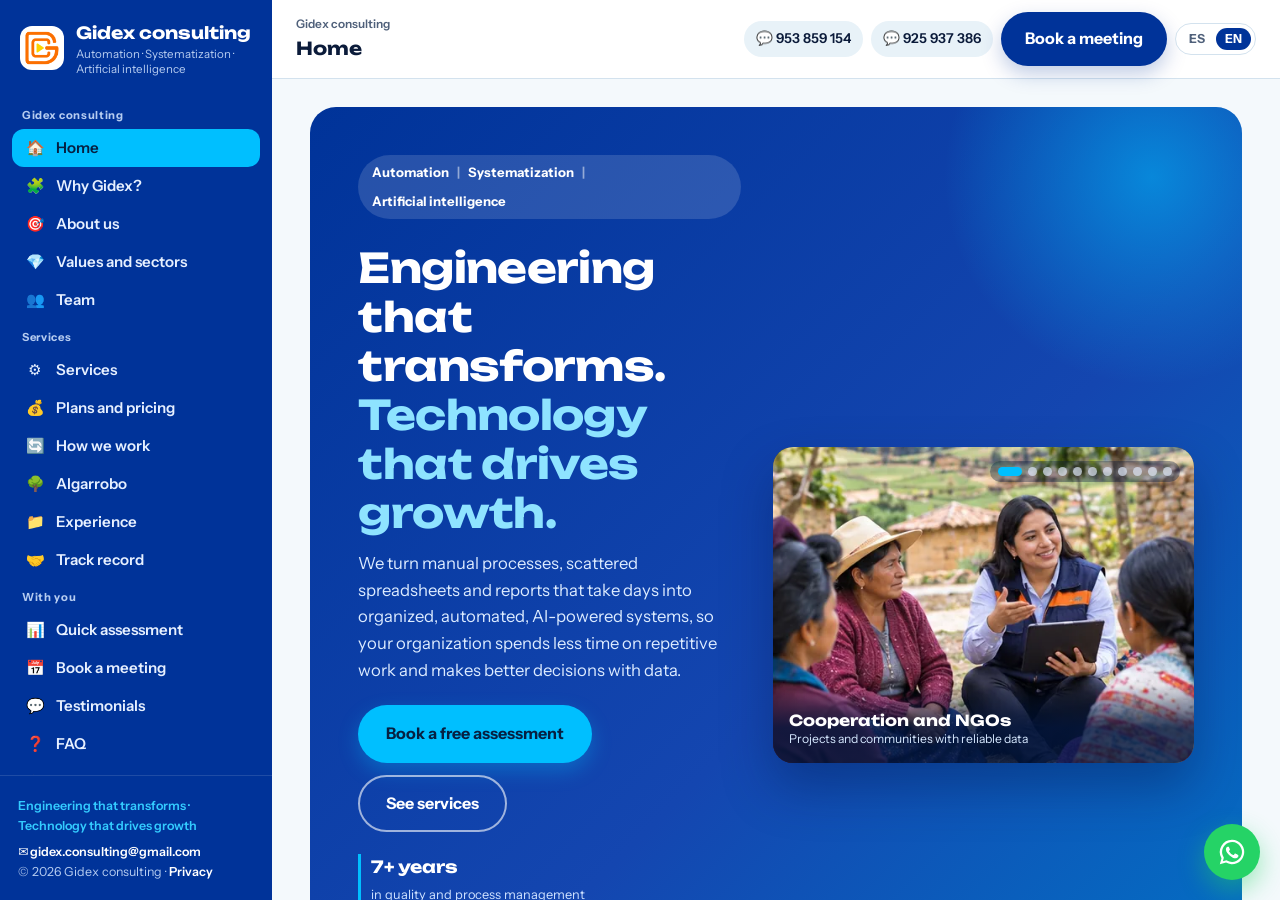
<file: index.html>
<!doctype html>
<html lang="es-PE">
<head>
<meta charset="utf-8">
<meta name="viewport" content="width=device-width, initial-scale=1">
<title>Gidex consulting · Automatización, sistematización e inteligencia artificial</title>
<meta name="description" content="Gidex consulting: automatizamos procesos, sistematizamos la información y aplicamos inteligencia artificial para empresas, colegios e instituciones del Perú. Ingeniería que transforma, tecnología que impulsa.">
<meta name="theme-color" content="#003399">
<link rel="icon" type="image/png" href="assets/favicon.png">
<link rel="apple-touch-icon" href="assets/apple-touch-icon.png">
<meta property="og:type" content="website">
<meta property="og:title" content="Gidex consulting">
<meta property="og:description" content="Automatización | Sistematización | Inteligencia artificial. Ingeniería que transforma, tecnología que impulsa.">
<meta property="og:image" content="https://gidexconsulting-ctrl.github.io/gidex-consulting/assets/og.jpg?v=2">
<meta property="og:url" content="https://gidexconsulting-ctrl.github.io/gidex-consulting/">
<link rel="canonical" href="https://gidexconsulting-ctrl.github.io/gidex-consulting/">
<meta property="og:locale" content="es_PE">
<meta name="twitter:card" content="summary_large_image">
<link rel="preconnect" href="https://fonts.googleapis.com">
<link rel="preconnect" href="https://fonts.gstatic.com" crossorigin>
<link href="https://fonts.googleapis.com/css2?family=Instrument+Sans:wght@400;500;600;700&family=Unbounded:wght@500;600;700;800&display=swap" rel="stylesheet">
<link rel="stylesheet" href="styles.css?v=21">
<script type="application/ld+json">
{"@context":"https://schema.org","@type":"ProfessionalService","name":"Gidex consulting","slogan":"Ingeniería que transforma. Tecnología que impulsa.","description":"Automatización de procesos, sistematización de información e inteligencia artificial aplicada.","email":"gidex.consulting@gmail.com","telephone":["+51953859154","+51925937386"],"areaServed":"PE","address":{"@type":"PostalAddress","addressRegion":"Piura","addressCountry":"PE"},"knowsAbout":["Automatización de procesos","Diseño de planta y equipos","Gestión de mantenimiento","Gestión de calidad e inocuidad","Asesoría en investigación","Sistematización de información","Inteligencia artificial","Análisis de datos","Power BI","Python","SQL"],"employee":[{"@type":"Person","name":"Giancarlos Adanaque Flores","sameAs":"https://www.linkedin.com/in/giancarlos-adanaque-flores-a65750124"},{"@type":"Person","name":"Denis Javier García Cortez","sameAs":"https://pe.linkedin.com/in/denis-javier-garc%C3%ADa-cortez-3a5267272"}]}
</script>
</head>
<body>
<a class="saltar" href="#ventanas">Saltar al contenido</a>
<div class="app">
  <aside class="lateral" id="lateral" aria-label="Menú principal">
    <a class="lat-marca" href="#inicio"><img src="assets/logo.png" alt="" width="44" height="44"><span><b>Gidex consulting</b><small>Automatización · Sistematización · Inteligencia artificial</small></span></a>
    <nav class="lat-nav" id="lat-nav">
      <div class="lat-grupo">Gidex consulting</div>
      <a href="#inicio" data-v="inicio"><span aria-hidden="true">🏠</span>Inicio</a>
      <a href="#problemas" data-v="problemas"><span aria-hidden="true">🧩</span>¿Por qué Gidex?</a>
      <a href="#nosotros" data-v="nosotros"><span aria-hidden="true">🎯</span>Quiénes somos</a>
      <a href="#valores" data-v="valores"><span aria-hidden="true">💎</span>Valores y sectores</a>
      <a href="#equipo" data-v="equipo"><span aria-hidden="true">👥</span>Equipo</a>
      <div class="lat-grupo">Servicios</div>
      <a href="#servicios" data-v="servicios"><span aria-hidden="true">⚙️</span>Servicios</a>
      <a href="#precios" data-v="precios"><span aria-hidden="true">💰</span>Planes y precios</a>
      <a href="#metodo" data-v="metodo"><span aria-hidden="true">🔄</span>Cómo trabajamos</a>
      <a href="#algarrobo" data-v="algarrobo"><span aria-hidden="true">🌳</span>Algarrobo</a>
      <a href="#experiencia" data-v="experiencia"><span aria-hidden="true">📁</span>Experiencia</a>
      <a href="#trayectoria" data-v="trayectoria"><span aria-hidden="true">🤝</span>Trayectoria</a>
      <div class="lat-grupo">Contigo</div>
      <a href="#diagnostico" data-v="diagnostico"><span aria-hidden="true">📊</span>Diagnóstico rápido</a>
      <a href="#agenda" data-v="agenda"><span aria-hidden="true">📅</span>Agenda una reunión</a>
      <a href="#testimonios" data-v="testimonios"><span aria-hidden="true">💬</span>Testimonios</a>
      <a href="#preguntas" data-v="preguntas"><span aria-hidden="true">❓</span>Preguntas frecuentes</a>
      <a href="#recursos" data-v="recursos"><span aria-hidden="true">📚</span>Recursos y artículos</a>
      <a href="#contacto" data-v="contacto"><span aria-hidden="true">✉️</span>Contacto</a>
    </nav>
    <div class="lat-pie">
      <p class="lema">Ingeniería que transforma · Tecnología que impulsa</p>
      <a href="mailto:gidex.consulting@gmail.com">✉️ gidex.consulting@gmail.com</a><br>
      <span>© <span id="anio">2026</span> Gidex consulting · <a href="#privacidad">Privacidad</a></span>
    </div>
  </aside>
  <div class="velo" id="velo"></div>
  <div class="trabajo">
    <header class="superior">
      <button class="hamb" id="hamb" aria-label="Abrir menú" aria-expanded="false" aria-controls="lateral"><span></span><span></span><span></span></button>
      <div class="sup-tit"><small id="sup-grupo">Gidex consulting</small><b id="sup-titulo">Inicio</b></div>
      <div class="sup-der">
        <a class="chip-c" href="https://wa.me/51953859154?text=Hola%20Gidex%20consulting%2C%20me%20interesan%20sus%20servicios" target="_blank" rel="noopener">💬 953 859 154</a>
        <a class="chip-c" href="https://wa.me/51925937386?text=Hola%20Gidex%20consulting%2C%20me%20interesan%20sus%20servicios" target="_blank" rel="noopener">💬 925 937 386</a>
        <a class="btn btn-azul" href="#agenda">Agenda una reunión</a>
        <button class="idioma" id="idioma" type="button" aria-label="Ver la página en inglés" title="English"><span class="id-es">ES</span><span class="id-en">EN</span></button>
      </div>
    </header>
    <main class="ventanas" id="ventanas" tabindex="-1">
    <section class="vista" id="v-inicio" data-grupo="Gidex consulting" data-titulo="Inicio" aria-label="Inicio">
      <div class="vista-in">
      <div class="portada">
        <div>
          <p class="pildora"><span>Automatización</span><i>|</i><span>Sistematización</span><i>|</i><span>Inteligencia artificial</span></p>
          <h1>Ingeniería que transforma.<br><em>Tecnología que impulsa.</em></h1>
          <p class="lead">Convertimos procesos manuales, hojas de cálculo dispersas y reportes que toman días en sistemas ordenados, automáticos y con inteligencia artificial, para que tu organización trabaje menos en lo repetitivo y decida mejor con datos.</p>
          <div class="acciones"><a class="btn btn-sol btn-lg" href="#contacto" data-motivo="Diagnóstico gratuito">Agenda un diagnóstico gratuito</a><a class="btn btn-borde btn-lg" href="#servicios">Ver servicios</a></div>
          <ul class="confianza" aria-label="Por qué elegirnos"><li><b>+7 años</b><span>en gestión de calidad y procesos</span></li><li><b>+5 años</b><span>en análisis y gestión de datos</span></li><li><b>Piura y Lima</b><span>atención presencial y remota en todo el Perú</span></li></ul>
        </div>
        <div class="carrusel" id="carrusel" role="region" aria-roledescription="carrusel" aria-label="Lo que hacemos">
          <div class="car-pista" id="car-pista" aria-live="off">
            <figure class="car-item" role="group" aria-roledescription="diapositiva"><img src="assets/sec-cooperacion.webp" alt="Facilitadora con tablet conversa con mujeres de una comunidad rural sentadas en círculo" width="500" height="500" fetchpriority="high"><figcaption><b>Cooperación y ONG</b><span>Proyectos y comunidades con datos confiables</span></figcaption></figure>
            <figure class="car-item" role="group" aria-roledescription="diapositiva"><img src="assets/car-salud.webp" alt="Enfermera registra en su tablet la atención de una señora durante una campaña de salud en la plaza de un pueblo" width="1024" height="762" loading="lazy"><figcaption><b>Salud pública</b><span>Campañas y atenciones registradas al instante</span></figcaption></figure>
            <figure class="car-item" role="group" aria-roledescription="diapositiva"><img src="assets/car-social.webp" alt="Encuestador con tablet muestra a un vecino un mapa con las viviendas encuestadas en un asentamiento humano" width="1024" height="762" loading="lazy"><figcaption><b>Estudios sociales</b><span>Encuestas georreferenciadas, sin papel</span></figcaption></figure>
            <figure class="car-item" role="group" aria-roledescription="diapositiva"><img src="assets/car-municipal.webp" alt="Consultora presenta al alcalde y a funcionarios municipales un tablero con el mapa del distrito e indicadores" width="1024" height="762" loading="lazy"><figcaption><b>Gobiernos locales</b><span>Indicadores y mapas del distrito en un tablero</span></figcaption></figure>
            <figure class="car-item" role="group" aria-roledescription="diapositiva"><img src="assets/car-cultivos.webp" alt="Dos ingenieros revisan en una tablet el mapa de lotes y el rendimiento de un cultivo de arándanos con riego por goteo" width="1280" height="720" loading="lazy"><figcaption><b>Decisiones en el cultivo</b><span>Lotes, riego y rendimiento en un mapa</span></figcaption></figure>
            <figure class="car-item" role="group" aria-roledescription="diapositiva"><img src="assets/car-construccion.webp" alt="Dos ingenieros con casco revisan en una tablet el avance de una carretera en construcción con maquinaria al fondo" width="1024" height="762" loading="lazy"><figcaption><b>Construcción e infraestructura</b><span>Avance de obra visible desde la tablet</span></figcaption></figure>
            <figure class="car-item" role="group" aria-roledescription="diapositiva"><img src="assets/car-ambiente.webp" alt="Ingeniera ambiental toma una muestra de agua de un río mientras revisa el mapa de puntos de monitoreo en su tablet" width="1024" height="762" loading="lazy"><figcaption><b>Medio ambiente</b><span>Puntos de monitoreo ubicados en el mapa</span></figcaption></figure>
            <figure class="car-item" role="group" aria-roledescription="diapositiva"><img src="assets/car-educacion.webp" alt="Directora de un colegio y una consultora revisan en una laptop un panel de matrícula y asistencia en el patio" width="1024" height="762" loading="lazy"><figcaption><b>Educación</b><span>Matrícula y asistencia del colegio en un panel</span></figcaption></figure>
            <figure class="car-item" role="group" aria-roledescription="diapositiva"><img src="assets/car-mineria.webp" alt="Ingeniero con casco y protectores auditivos revisa indicadores en su tablet junto a un camión minero" width="1024" height="762" loading="lazy"><figcaption><b>Energía y minería</b><span>Operación y mantenimiento guiados por datos</span></figcaption></figure>
            <figure class="car-item" role="group" aria-roledescription="diapositiva"><img src="assets/car-oficina.webp" alt="Dos consultores de Gidex consulting trabajan en una laptop con el gerente de una empresa en una oficina moderna" width="1024" height="762" loading="lazy"><figcaption><b>Empresas y oficinas</b><span>Inteligencia artificial para el trabajo diario</span></figcaption></figure>
            <figure class="car-item" role="group" aria-roledescription="diapositiva"><img src="assets/car-investigacion.webp" alt="Dos investigadores con bata analizan datos en una laptop en un laboratorio universitario" width="1024" height="762" loading="lazy"><figcaption><b>Universidades e investigación</b><span>Análisis estadístico de tus datos</span></figcaption></figure>
          </div>
          <div class="car-pie"><div class="car-puntos" id="car-puntos"></div></div>
        </div>
      </div>
      <div class="rejilla-3 lineas" hidden>
        <a class="linea-tar" href="#servicios"><span class="serv-ico">⚙️</span><h3>Automatización</h3><p>Flujos que registran, avisan, consolidan y reportan solos, para que tu equipo deje de hacer tareas repetitivas.</p><b>Ver servicios →</b></a>
        <a class="linea-tar" href="#servicios"><span class="serv-ico">🗂️</span><h3>Sistematización</h3><p>Sistemas a medida, bases de datos ordenadas y tableros de indicadores para decidir con información confiable.</p><b>Ver servicios →</b></a>
        <a class="linea-tar" href="#servicios"><span class="serv-ico">🧠</span><h3>Inteligencia artificial</h3><p>Asistentes, agentes y modelos que leen documentos, responden consultas y anticipan resultados.</p><b>Ver servicios →</b></a>
      </div>
      </div>
    </section>
    <section class="vista" id="v-problemas" data-grupo="Gidex consulting" data-titulo="¿Por qué Gidex?" aria-label="¿Por qué Gidex?" hidden>
      <div class="vista-in">
          <div class="cont">
      <p class="antetitulo">¿Te suena familiar?</p>
      <h2>Los problemas que más nos cuentan las organizaciones</h2>
      <div class="rejilla-3 problemas">
        <article class="tarjeta"><img class="tar-img" src="assets/prob-excel.webp" alt="Administrativo agobiado frente a varias hojas de cálculo abiertas y papeles corregidos a mano" width="500" height="500" loading="lazy"><span class="ico">📋</span><h3>Todo depende del Excel</h3><p>Varias versiones del mismo archivo, datos copiados a mano y errores que nadie detecta a tiempo.</p></article>
        <article class="tarjeta"><img class="tar-img" src="assets/prob-reportes.webp" alt="Analista trabajando de noche entre pilas de archivadores para terminar un reporte" width="500" height="500" loading="lazy"><span class="ico">⏳</span><h3>Reportes que toman días</h3><p>Cada fin de mes alguien junta información de varias fuentes para armar el mismo informe.</p></article>
        <article class="tarjeta"><img class="tar-img" src="assets/prob-dispersa.webp" alt="Escritorio desordenado con un celular lleno de mensajes, cuadernos, notas adhesivas y una laptop con el correo lleno" width="500" height="500" loading="lazy"><span class="ico">🧩</span><h3>Información dispersa</h3><p>WhatsApp, cuadernos, correos y formularios: los datos existen, pero no se pueden usar para decidir.</p></article>
        <article class="tarjeta"><img class="tar-img" src="assets/prob-repetitivas.webp" alt="Trabajadora copia a mano datos de fichas de papel a la computadora junto a una pila de fichas" width="500" height="500" loading="lazy"><span class="ico">🔁</span><h3>Tareas repetitivas</h3><p>Registrar, avisar, recordar y consolidar a mano le quita tiempo al trabajo que de verdad aporta valor.</p></article>
        <article class="tarjeta"><img class="tar-img" src="assets/prob-ia.webp" alt="Dueño de un negocio mira su celular con duda junto a íconos de inteligencia artificial" width="500" height="500" loading="lazy"><span class="ico">🤖</span><h3>La IA parece lejana</h3><p>Sabes que la inteligencia artificial puede ayudarte, pero no sabes por dónde empezar ni cuánto cuesta.</p></article>
        <article class="tarjeta destacada"><img class="tar-img" src="assets/prob-ordenamos.webp" alt="Dos consultores de Gidex consulting muestran a una clienta un tablero ordenado en una tablet" width="500" height="500" loading="lazy"><span class="ico">✅</span><h3>Nosotros lo ordenamos</h3><p>Empezamos por lo que más te duele, con soluciones simples, medibles y que tu equipo puede usar desde el primer día.</p></article>
      </div>
    </div>
      </div>
    </section>
    <section class="vista" id="v-nosotros" data-grupo="Gidex consulting" data-titulo="Quiénes somos" aria-label="Quiénes somos" hidden>
      <div class="vista-in">
          <div class="cont">
      <p class="antetitulo">Nosotros</p>
      <h2>Quiénes somos</h2>
      <p class="intro">Somos <b>Gidex consulting</b>, una consultora peruana de ingeniería y tecnología nacida en Piura, con presencia en Piura y Lima. Unimos la experiencia en procesos productivos, gestión de calidad y ciencia de datos para ayudar a empresas, colegios e instituciones a trabajar de forma más ordenada, automática e inteligente.</p>
      <figure class="sec-img"><img class="" src="assets/sec-nosotros.webp" alt="Dos consultores de Gidex consulting revisan una laptop junto al dueño de un negocio en su local" width="760" height="504" loading="lazy"></figure>
      <div class="rejilla-2 mv">
        <article class="mv-tar"><h3><span>🎯</span> Misión</h3><p>Impulsar la transformación digital de empresas, instituciones educativas y organizaciones del Perú mediante soluciones de automatización, sistematización e inteligencia artificial que sean accesibles, medibles y fáciles de usar, para que trabajen con más eficiencia y tomen mejores decisiones con sus datos.</p></article>
        <article class="mv-tar"><h3><span>🔭</span> Visión</h3><p>Ser al 2030 la consultora de referencia del norte del Perú en automatización e inteligencia artificial aplicada, reconocida por convertir la tecnología en resultados concretos para las organizaciones y por acercar la innovación a las pequeñas y medianas empresas.</p></article>
      </div>
      </div>
      </div>
    </section>
    <section class="vista" id="v-valores" data-grupo="Gidex consulting" data-titulo="Valores y sectores" aria-label="Valores y sectores" hidden>
      <div class="vista-in">
      <div class="cont"><p class="antetitulo">Lo que nos guía</p><h2>Nuestros valores</h2>
      <div class="valores">
        <div><b>Responsabilidad</b><span>Cumplimos lo que prometemos, en tiempo y forma.</span></div>
        <div><b>Ética y confidencialidad</b><span>Tus datos e información se tratan con reserva y cuidado.</span></div>
        <div><b>Innovación práctica</b><span>Usamos la tecnología que resuelve, no la que está de moda.</span></div>
        <div><b>Cercanía</b><span>Hablamos claro, sin tecnicismos, y te acompañamos.</span></div>
        <div><b>Resultados medibles</b><span>Cada solución se mide en tiempo ahorrado y mejores decisiones.</span></div>
        <div><b>Mejora continua</b><span>Aprendemos y mejoramos contigo en cada proyecto.</span></div>
      </div>
      <h3 class="subt">Sectores que atendemos</h3>
      <div class="sectores-g"><figure class="sector"><img src="assets/sec-educacion.webp" alt="Profesora registra la asistencia en una tablet en un aula con alumnos" width="500" height="500" loading="lazy"><figcaption>🏫 Educación</figcaption></figure><figure class="sector"><img src="assets/sec-salud.webp" alt="Enfermera registra en una tablet los datos de un paciente en un centro de salud" width="500" height="500" loading="lazy"><figcaption>🏥 Salud pública</figcaption></figure><figure class="sector"><img src="assets/sec-gobiernos.webp" alt="Funcionario municipal revisa un tablero de indicadores con la plaza de armas al fondo" width="500" height="500" loading="lazy"><figcaption>🏛️ Gobiernos locales</figcaption></figure><figure class="sector"><img src="assets/sec-agro.webp" alt="Ingeniero con casco toma datos con su celular en un campo con riego por goteo" width="500" height="500" loading="lazy"><figcaption>🌱 Agroindustria</figcaption></figure><figure class="sector"><img src="assets/sec-comercio.webp" alt="Dueño de una ferretería registra una venta en su celular junto a la caja" width="500" height="500" loading="lazy"><figcaption>🛒 Comercio y mypes</figcaption></figure><figure class="sector"><img src="assets/sec-cooperacion.webp" alt="Facilitadora con tablet conversa con mujeres de una comunidad rural sentadas en círculo" width="500" height="500" loading="lazy"><figcaption>🤝 Cooperación y ONG</figcaption></figure><figure class="sector"><img src="assets/car-manufactura.webp" alt="Ingeniera con casco revisa en su tablet los indicadores de producción junto a un operario en una planta embotelladora" width="1024" height="762" loading="lazy"><figcaption>🏭 Industria y manufactura</figcaption></figure><figure class="sector"><img src="assets/car-ambiente.webp" alt="Ingeniera ambiental toma una muestra de agua de un río mientras revisa el mapa de puntos de monitoreo en su tablet" width="1024" height="762" loading="lazy"><figcaption>🌍 Medio ambiente</figcaption></figure><figure class="sector"><img src="assets/car-mineria.webp" alt="Ingeniero con casco y protectores auditivos revisa indicadores en su tablet junto a un camión minero" width="1024" height="762" loading="lazy"><figcaption>⚡ Energía y minería</figcaption></figure><figure class="sector"><img src="assets/car-investigacion.webp" alt="Dos investigadores con bata analizan datos en una laptop en un laboratorio universitario" width="1024" height="762" loading="lazy"><figcaption>🔬 Universidades e investigación</figcaption></figure><figure class="sector"><img src="assets/car-construccion.webp" alt="Dos ingenieros con casco revisan en una tablet el avance de una carretera en construcción con maquinaria al fondo" width="1024" height="762" loading="lazy"><figcaption>🏗️ Construcción e infraestructura</figcaption></figure><figure class="sector"><img src="assets/car-social.webp" alt="Encuestador con tablet muestra a un vecino un mapa con las viviendas encuestadas en un asentamiento humano" width="1024" height="762" loading="lazy"><figcaption>🧭 Estudios sociales</figcaption></figure></div>
    </div>
      </div>
    </section>
    <section class="vista" id="v-equipo" data-grupo="Gidex consulting" data-titulo="Equipo" aria-label="Equipo" hidden>
      <div class="vista-in">
          <div class="cont">
      <p class="antetitulo">Equipo</p>
      <h2>Las personas detrás de Gidex consulting</h2>
      <div class="rejilla-2 equipo">
        <article class="miembro">
          <img src="assets/giancarlos.webp?v=3" alt="Giancarlos Adanaque Flores" width="800" height="1000" loading="lazy">
          <div class="m-txt">
            <h3>Giancarlos Adanaque Flores</h3>
            <p class="rol">Cofundador · Automatización, procesos y calidad</p>
            <p>Ingeniero agroindustrial y de biocomercio, especializado en gestión de calidad y control de procesos productivos. Automatiza procesos y genera reportes dinámicos con Power BI, Power Query y Access, con enfoque en la mejora continua, la eficiencia y la trazabilidad.</p>
            <div class="tags"><span>Power BI</span><span>Power Query</span><span>Excel</span><span>Access</span><span>Minitab</span><span>Gestión de calidad</span></div>
            <ul class="contacto-m">
              <li><a href="https://wa.me/51953859154?text=Hola%20Giancarlos%2C%20vengo%20de%20la%20web%20de%20Gidex%20consulting" target="_blank" rel="noopener">💬 WhatsApp 953 859 154</a></li>
              <li><a href="tel:+51953859154">📞 Llamar</a></li>
              <li><a href="mailto:giancarlosadanaque18@gmail.com">✉️ giancarlosadanaque18@gmail.com</a></li>
              <li><a href="https://www.linkedin.com/in/giancarlos-adanaque-flores-a65750124" target="_blank" rel="noopener"><b class="li">in</b> LinkedIn</a></li>
            </ul>
          </div>
        </article>
        <article class="miembro">
          <img src="assets/denis.webp?v=3" alt="Denis Javier García Cortez" width="800" height="1000" loading="lazy">
          <div class="m-txt">
            <h3>Denis Javier García Cortez</h3>
            <p class="rol">Cofundador · Ciencia de datos e inteligencia artificial</p>
            <p>Ingeniero agroindustrial y de biocomercio, especialista en ciencia de datos, inteligencia artificial y gestión de información, con más de 5 años en proyectos de salud pública, desarrollo territorial y cooperación internacional. Coautor del libro «Investigar es fácil: una guía para la formación de futuros investigadores».</p>
            <div class="tags"><span>Python</span><span>SQL</span><span>Power BI</span><span>R</span><span>AppSheet</span><span>Apps Script</span><span>IA y LLM</span></div>
            <ul class="contacto-m">
              <li><a href="https://wa.me/51925937386?text=Hola%20Denis%2C%20vengo%20de%20la%20web%20de%20Gidex%20consulting" target="_blank" rel="noopener">💬 WhatsApp 925 937 386</a></li>
              <li><a href="tel:+51925937386">📞 Llamar</a></li>
              <li><a href="mailto:denisgarciacortez@gmail.com">✉️ denisgarciacortez@gmail.com</a></li>
              <li><a href="https://pe.linkedin.com/in/denis-javier-garc%C3%ADa-cortez-3a5267272" target="_blank" rel="noopener"><b class="li">in</b> LinkedIn</a></li>
            </ul>
          </div>
        </article>
      </div>
    </div>
      </div>
    </section>
    <section class="vista" id="v-servicios" data-grupo="Servicios" data-titulo="Servicios" aria-label="Servicios" hidden>
      <div class="vista-in">
          <div class="cont">
      <p class="antetitulo">Servicios</p>
      <h2>Soluciones a la medida de tu organización</h2>
      <p class="intro">Trabajamos en tres líneas que se complementan: <b>automatizar</b> lo repetitivo, <b>sistematizar</b> la información y aplicar <b>inteligencia artificial</b> donde genera valor real. Atendemos a empresas, industria, instituciones públicas, organizaciones sociales, ONG y proyectos de investigación de cualquier sector.</p>
      <div class="servicios">
        <article class="serv"><img class="serv-img" src="assets/serv-automatizacion.webp" alt="Analista en una oficina frente a una laptop con un diagrama de flujo automatizado y un celular que muestra una notificación enviada" width="760" height="504" loading="lazy"><div class="serv-ico">⚙️</div><h3>Automatización de procesos</h3><p>Flujos que trabajan solos: registros, avisos, recordatorios, consolidación de datos y reportes automáticos.</p>
          <details><summary>¿Qué incluye?</summary><ul><li>Mapeo del proceso actual y de las tareas repetitivas</li><li>Flujos con Google Apps Script o Power Automate</li><li>Avisos automáticos por WhatsApp y correo</li><li>Integración entre formularios, hojas de cálculo y sistemas</li><li>Manual de uso y capacitación</li></ul></details></article>
        <article class="serv"><img class="serv-img" src="assets/serv-sistemas.webp" alt="Trabajador registra datos en una aplicación del celular en un almacén con estantes de cajas" width="760" height="504" loading="lazy"><div class="serv-ico">🗂️</div><h3>Sistematización y sistemas a medida</h3><p>Digitalizamos tus procesos con aplicaciones web y móviles fáciles de usar, conectadas a una base de datos ordenada.</p>
          <details><summary>¿Qué incluye?</summary><ul><li>Diseño y modelamiento de la base de datos (SQL)</li><li>Aplicación web o móvil (AppSheet o desarrollo a medida)</li><li>Usuarios con permisos según su función</li><li>Migración de tus hojas de Excel actuales</li><li>Sistematización de proyectos y experiencias</li></ul></details></article>
        <article class="serv"><img class="serv-img" src="assets/serv-ia.webp" alt="Profesional conversa con un asistente de inteligencia artificial en su laptop junto a una pila de documentos" width="760" height="504" loading="lazy"><div class="serv-ico">🧠</div><h3>Inteligencia artificial aplicada</h3><p>Asistentes, agentes y modelos que leen documentos, responden consultas y anticipan resultados.</p>
          <details><summary>¿Qué incluye?</summary><ul><li>Asistentes y agentes con modelos de lenguaje (LLM)</li><li>Lectura y resumen automático de documentos</li><li>Clasificación y análisis de textos y encuestas</li><li>Modelos predictivos y series de tiempo con Python</li><li>Uso responsable y seguro de tus datos</li></ul></details></article>
        <article class="serv"><img class="serv-img" src="assets/serv-analitica.webp" alt="Equipo de tres personas analiza un tablero de indicadores en un monitor grande en una sala de reuniones" width="760" height="504" loading="lazy"><div class="serv-ico">📊</div><h3>Analítica y tableros de control</h3><p>Indicadores claros y actualizados en tiempo real para decidir con datos, no con intuición.</p>
          <details><summary>¿Qué incluye?</summary><ul><li>Definición de KPIs con fichas técnicas</li><li>Tableros interactivos en Power BI</li><li>Conexión automática a tus fuentes de datos</li><li>Control estadístico de procesos</li><li>Reportes programados por correo</li></ul></details></article>
        <article class="serv"><img class="serv-img" src="assets/serv-industria.webp" alt="Ingeniero con casco revisa una tablet junto al panel de control de una línea automatizada con un brazo robótico" width="760" height="504" loading="lazy"><div class="serv-ico">🏭</div><h3>Transformación digital e industria 4.0</h3><p>Evaluamos el nivel tecnológico de tu organización y trazamos una hoja de ruta por etapas para digitalizarla.</p>
          <details><summary>¿Qué incluye?</summary><ul><li>Diagnóstico de madurez digital</li><li>Hoja de ruta priorizada por impacto y costo</li><li>Selección de herramientas según tu presupuesto</li><li>Implementación por etapas y medición de resultados</li><li>Migración a la nube y respaldos (Google Workspace, AWS o Azure)</li></ul></details></article>
        <article class="serv"><img class="serv-img" src="assets/serv-agro.webp" alt="Ingeniera de calidad escanea con su celular el código de una caja de mangos en una planta empacadora" width="760" height="504" loading="lazy"><div class="serv-ico">🌱</div><h3>Soluciones para la agroindustria</h3><p>Llevamos nuestra experiencia en campo y planta a sistemas de calidad, trazabilidad y producción.</p>
          <details><summary>¿Qué incluye?</summary><ul><li>Trazabilidad de lotes, materia prima y producto terminado</li><li>Registros de campo y planta desde el celular</li><li>Control de calidad, mermas e indicadores de producción</li><li>Indicadores de cosecha, rendimiento y costos por lote</li></ul></details></article>
        <article class="serv"><img class="serv-img" src="assets/serv-encuestas.webp" alt="Encuestadora con chaleco y tablet entrevista a una vecina en la puerta de su casa en un pueblo del norte del Perú" width="760" height="504" loading="lazy"><div class="serv-ico">📝</div><h3>Encuestas, estudios e indicadores</h3><p>Diseñamos instrumentos de recolección, encuestas en línea y estudios de línea base con análisis riguroso.</p>
          <details><summary>¿Qué incluye?</summary><ul><li>Diseño del instrumento y la muestra</li><li>Encuestas en línea con control de calidad de datos</li><li>Estudios de conocimientos, actitudes y prácticas (CAP) y líneas base</li><li>Indicadores de brecha y apoyo a planes de desarrollo</li><li>Informe final con gráficos y conclusiones</li></ul></details></article>
        <article class="serv"><img class="serv-img" src="assets/caso-territorial.webp" alt="Analista revisa en su laptop un mapa por zonas de colores" width="760" height="504" loading="lazy"><div class="serv-ico">🗺️</div><h3>Mapas y georreferenciación (SIG)</h3><p>Ubicamos en el mapa tus encuestas, proyectos, clientes o recursos para analizarlos por territorio, en cualquier sector.</p>
          <details><summary>¿Qué incluye?</summary><ul><li>Georreferenciación de encuestas, viviendas y puntos de muestreo</li><li>Mapas temáticos para estudios sociales, ambientales y de salud</li><li>Análisis con imágenes satelitales e índices de vegetación</li><li>Áreas de influencia de proyectos, lotes y zonas de riesgo</li><li>Visores de mapas interactivos para compartir resultados</li></ul></details></article>
        <article class="serv"><img class="serv-img" src="assets/serv-capacitacion.webp" alt="Instructor explica gráficos proyectados a un grupo de adultos con laptops en un aula" width="760" height="504" loading="lazy"><div class="serv-ico">🎓</div><h3>Capacitación y acompañamiento</h3><p>Formamos a tu equipo para que aproveche las herramientas y sea autónomo.</p>
          <details><summary>¿Qué incluye?</summary><ul><li>Excel y análisis de datos con IA</li><li>Power BI profesional</li><li>Inteligencia artificial para la productividad</li><li>Talleres prácticos con tus propios datos</li><li>Modalidad presencial o virtual</li></ul></details></article>
        <article class="serv"><img class="serv-img" src="assets/serv-diseno.webp" alt="Ingeniero revisa en dos monitores el plano 2D de una planta y el modelo 3D de una línea de proceso" width="760" height="504" loading="lazy"><div class="serv-ico">📐</div><h3>Diseño de planta y equipos</h3><p>Diseñamos la distribución de tu planta y tus equipos de proceso en planos 2D y modelos 3D, antes de construir o invertir.</p>
          <details><summary>¿Qué incluye?</summary><ul><li>Distribución de planta (layout) y flujo del proceso</li><li>Planos 2D en AutoCAD</li><li>Modelos 3D en SketchUp para ver el resultado antes de invertir</li><li>Dimensionamiento de mesas, tolvas, líneas y áreas de proceso</li><li>Cálculo estructural o mecánico con ingenieros aliados colegiados</li></ul></details></article>
        <article class="serv"><img class="serv-img" src="assets/serv-mantenimiento.webp" alt="Técnico con casco registra en su celular la revisión de un motor industrial" width="760" height="504" loading="lazy"><div class="serv-ico">🔧</div><h3>Mantenimiento y gestión de equipos</h3><p>Organizamos el mantenimiento de tus máquinas y equipos para reducir paradas y alargar su vida útil.</p>
          <details><summary>¿Qué incluye?</summary><ul><li>Inventario y codificación de equipos</li><li>Plan de mantenimiento preventivo</li><li>Órdenes de trabajo registradas desde el celular</li><li>Indicadores de paradas, fallas y costos en Power BI</li><li>Gestión de activos con enfoque ISO 55001</li></ul></details></article>
        <article class="serv"><img class="serv-img" src="assets/serv-calidad.webp" alt="Inspectora de calidad con cofia y casco usa una tablet en una planta de alimentos" width="760" height="504" loading="lazy"><div class="serv-ico">✅</div><h3>Calidad, inocuidad y seguridad en el trabajo</h3><p>Implementamos y digitalizamos tus sistemas de gestión de calidad, inocuidad y seguridad y salud en el trabajo.</p>
          <details><summary>¿Qué incluye?</summary><ul><li>Buenas prácticas de manufactura (BPM) y plan HACCP</li><li>Manuales, procedimientos y registros</li><li>Auditorías internas y acciones correctivas</li><li>Control estadístico de procesos con Minitab</li><li>Matriz IPERC, inspecciones e incidentes de SST registrados desde el celular</li></ul></details></article>
        <article class="serv"><img class="serv-img" src="assets/serv-investigacion.webp" alt="Asesor y estudiante universitaria revisan gráficos estadísticos en una laptop en una biblioteca" width="760" height="504" loading="lazy"><div class="serv-ico">🔬</div><h3>Asesoría en investigación</h3><p>Te apoyamos con los instrumentos, el cálculo de la muestra, el análisis estadístico y la interpretación de los resultados de tu investigación.</p>
          <details><summary>¿Qué incluye?</summary><ul><li>Instrumentos, encuestas y cálculo de la muestra</li><li>Análisis estadístico con SPSS, Stata, R o Python</li><li>Interpretación de resultados con tablas y gráficos</li></ul></details></article>
      </div>
    </div>
      </div>
    </section>
    <section class="vista" id="v-precios" data-grupo="Servicios" data-titulo="Planes y precios" aria-label="Planes y precios" hidden>
      <div class="vista-in">
      <div class="cont">
      <p class="antetitulo">Planes y precios</p>
      <h2>Empieza con lo que necesitas y crece por etapas</h2>
      <p class="intro">Precios referenciales para que tengas una idea antes de conversar. El costo final depende del alcance y siempre te lo damos por escrito después del diagnóstico gratuito.</p>
      <div class="planes">
        <article class="plan">
          <h3>Arranque digital</h3>
          <p class="plan-para">Para quien quiere dejar de hacer a mano una tarea que le quita tiempo.</p>
          <p class="precio"><small>Desde</small> S/ 600</p>
          <ul><li>Una automatización: reporte, avisos o consolidación de datos</li><li>Formulario o plantilla conectada a tus datos</li><li>Manual de uso y una capacitación</li><li>30 días de soporte</li></ul>
          <a class="btn btn-borde-azul" href="#contacto" data-motivo="Consulta o cotización" data-mensaje="Me interesa el plan Arranque digital.">Quiero este plan</a>
        </article>
        <article class="plan destacado">
          <span class="plan-etq">Más elegido</span>
          <h3>Sistema a medida</h3>
          <p class="plan-para">Para ordenar un proceso completo con una aplicación y su tablero de indicadores.</p>
          <p class="precio"><small>Desde</small> S/ 2 500</p>
          <ul><li>Aplicación web o móvil con usuarios y permisos</li><li>Base de datos ordenada y migración de tus Excel</li><li>Tablero de indicadores en Power BI</li><li>Avisos automáticos por WhatsApp o correo</li><li>Capacitación del equipo y 3 meses de soporte</li></ul>
          <a class="btn btn-sol" href="#contacto" data-motivo="Consulta o cotización" data-mensaje="Me interesa el plan Sistema a medida.">Quiero este plan</a>
        </article>
        <article class="plan">
          <h3>Transformación con IA</h3>
          <p class="plan-para">Para organizaciones que quieren un plan integral con inteligencia artificial.</p>
          <p class="precio">A medida</p>
          <ul><li>Diagnóstico de madurez digital y hoja de ruta</li><li>Asistentes y agentes de inteligencia artificial</li><li>Integración de tus sistemas y fuentes de datos</li><li>Acompañamiento mensual y medición de resultados</li></ul>
          <a class="btn btn-borde-azul" href="#agenda">Agenda una reunión</a>
        </article>
      </div>
      <div class="extras">
        <div><b>🌳 Algarrobo para colegios</b><span>Precio según el número de estudiantes. <a href="#contacto" data-motivo="Demostración de Algarrobo">Solicita una demostración</a></span></div>
        <div><b>🎓 Capacitaciones</b><span>Talleres de Excel, Power BI e inteligencia artificial, desde S/ 150 por persona.</span></div>
        <div><b>🛠️ Soporte y mejora continua</b><span>Planes mensuales desde S/ 200 para mantener y mejorar tus soluciones.</span></div>
      </div>
      <p class="nota-precio">Precios en soles, no incluyen IGV. Aceptamos pago por etapas.</p>
      </div>
      </div>
    </section>
    <section class="vista" id="v-metodo" data-grupo="Servicios" data-titulo="Cómo trabajamos" aria-label="Cómo trabajamos" hidden>
      <div class="vista-in">
          <div class="cont">
      <p class="antetitulo">Cómo trabajamos</p>
      <h2>Un proceso claro, por etapas y sin sorpresas</h2>
      <figure class="sec-img"><img class="" src="assets/sec-metodo.webp" alt="Vista desde arriba de una mesa de trabajo con notas adhesivas de colores ordenadas por etapas, una laptop y una taza de café" width="760" height="504" loading="lazy"></figure>
      <ol class="pasos">
        <li><span>1</span><h3>Diagnóstico gratuito</h3><p>Conversamos contigo, revisamos tus procesos y detectamos dónde se pierde más tiempo.</p></li>
        <li><span>2</span><h3>Propuesta clara</h3><p>Te entregamos el alcance, el plazo y el costo por escrito, priorizando lo que da resultados más rápido.</p></li>
        <li><span>3</span><h3>Desarrollo por etapas</h3><p>Construimos y te mostramos avances frecuentes para que valides cada parte antes de seguir.</p></li>
        <li><span>4</span><h3>Capacitación y puesta en marcha</h3><p>Formamos a tu equipo y acompañamos los primeros días de uso real.</p></li>
        <li><span>5</span><h3>Soporte y mejora continua</h3><p>Medimos resultados, resolvemos dudas y seguimos mejorando la solución contigo.</p></li>
      </ol>
    </div>
      </div>
    </section>
    <section class="vista" id="v-algarrobo" data-grupo="Servicios" data-titulo="Algarrobo" aria-label="Algarrobo" hidden>
      <div class="vista-in">
          <div class="cont prod-in">
      <div>
        <p class="antetitulo">Producto propio</p>
        <h2>Algarrobo: sistema de gestión educativa</h2>
        <p>Desarrollamos <b>Algarrobo</b>, una plataforma para colegios privados que reúne en un solo lugar la matrícula, las notas por competencias, la asistencia con código QR, las pensiones, la comunicación con las familias, el aula virtual y una pizarra digital con reconocimiento de letra y dictado por voz.</p>
        <ul class="checks"><li>Pensado para colegios de Piura y del Perú</li><li>Funciona en computadora, tablet y celular</li><li>Avisos automáticos a las familias</li><li>Reportes listos para el Siagie</li></ul>
        <a class="btn btn-sol" href="#contacto" data-motivo="Demostración de Algarrobo">Solicita una demostración</a>
      </div>
      <div class="prod-vis" aria-hidden="true">
        <div class="mock"><div class="mock-l"><b>Algarrobo</b><span>Asistencia</span><span>Notas</span><span>Pensiones</span><span>Aula virtual</span><span>Pizarra</span></div><div class="mock-r"><div class="mk-kpi"><i>94%</i><small>asistencia de hoy</small></div><div class="mk-kpi"><i>12</i><small>avisos enviados</small></div><div class="mk-bar"><span style="--h:60%"></span><span style="--h:80%"></span><span style="--h:72%"></span><span style="--h:90%"></span><span style="--h:85%"></span></div></div></div>
      </div>
    </div>
      </div>
    </section>
    <section class="vista" id="v-experiencia" data-grupo="Servicios" data-titulo="Experiencia" aria-label="Experiencia" hidden>
      <div class="vista-in">
          <div class="cont">
      <p class="antetitulo">Experiencia del equipo</p>
      <h2>Proyectos en los que hemos trabajado</h2>
      <p class="intro">Nuestro equipo ha participado en proyectos de salud pública, planificación territorial, cooperación internacional, agroindustria y educación.</p>
      <div class="rejilla-3 casos">
        <article class="caso"><img class="caso-img" src="assets/caso-malaria.webp" alt="Encuestadora de salud con tablet visita una vivienda con mosquitero en una zona tropical" width="500" height="500" loading="lazy"><span class="etq">Salud pública · Bolivia</span><h3>Estudio de referencia sobre malaria y dengue</h3><p>Encuesta en línea en HTML, base de datos en Google Forms integrada con Apps Script y análisis de conocimientos, actitudes y prácticas en Python.</p><small>Automatización · Análisis de datos</small></article>
        <article class="caso"><img class="caso-img" src="assets/caso-territorial.webp" alt="Analista revisa en su laptop un mapa distrital por zonas con los Andes al fondo" width="500" height="500" loading="lazy"><span class="etq">Planificación territorial</span><h3>Indicadores de brecha al 2040</h3><p>Indicadores con logros proyectados y fichas técnicas en siete dimensiones para el plan de desarrollo concertado de un distrito de Cajamarca.</p><small>Sistematización · Indicadores</small></article>
        <article class="caso"><img class="caso-img" src="assets/caso-energia.webp" alt="Analista de datos frente a dos monitores con gráficos y una subestación eléctrica al fondo" width="500" height="500" loading="lazy"><span class="etq">Sector público</span><h3>Plan estratégico sectorial de energía y minas</h3><p>Procesamiento de datos y estimación de estadísticos para la formulación del plan estratégico sectorial multianual 2024-2030.</p><small>Análisis de datos</small></article>
        <article class="caso"><img class="caso-img" src="assets/caso-comunitaria.webp" alt="Facilitadora anota en un papelógrafo durante una reunión con agentes comunitarios de salud" width="500" height="500" loading="lazy"><span class="etq">Cooperación · Salud comunitaria</span><h3>Sistematización de encuentros y proyectos</h3><p>Sistematización y análisis de reuniones con autoridades y agentes comunitarios de salud en proyectos implementados por Unicef y Prisma.</p><small>Sistematización</small></article>
        <article class="caso"><img class="caso-img" src="assets/caso-comercio.webp" alt="Vendedora registra ventas en una tablet junto a un monitor con indicadores en su tienda" width="500" height="500" loading="lazy"><span class="etq">Comercio</span><h3>Sistema de ventas y tablero de indicadores</h3><p>Aplicación de registro de ventas en AppSheet, base de datos en SQL y reportes de KPIs en Power BI.</p><small>Sistemas a medida · Analítica</small></article>
        <article class="caso"><img class="caso-img" src="assets/car-planta.webp" alt="Ingeniera de calidad revisa un tablero de trazabilidad en su tablet junto a la línea de selección de mangos" width="1280" height="720" loading="lazy"><span class="etq">Agroindustria</span><h3>Gestión de calidad y trazabilidad</h3><p>Diseño e implementación de un sistema de gestión de calidad con trazabilidad, control estadístico de procesos y reportes dinámicos en Power BI.</p><small>Automatización · Calidad</small></article>
      </div>
      </div>
      </div>
    </section>
    <section class="vista" id="v-trayectoria" data-grupo="Servicios" data-titulo="Trayectoria" aria-label="Trayectoria" hidden>
      <div class="vista-in">
      <div class="cont"><p class="antetitulo">Trayectoria</p><h2>Organizaciones y herramientas</h2><div class="orgs" style="margin-top:8px"><h3>Nuestro equipo ha participado en proyectos para o junto a</h3>
        <ul><li>Unicef y Prisma <small>salud comunitaria</small></li><li>Devida <small>encuentro nacional</small></li><li>Sector Energía y Minas <small>plan estratégico 2024-2030</small></li><li>Ministerio de Economía y Finanzas <small>guía de proyectos de inversión</small></li><li>Proyecto Vida · Bolivia <small>salud y clima</small></li><li>Illariy Consultoría <small>desarrollo territorial</small></li><li>Complejo Agroindustrial Beta <small>agroexportación</small></li></ul>
        <p class="nota">Experiencia profesional de los integrantes de Gidex consulting.</p></div>
      <h3 class="subt sub-claro">Herramientas que dominamos</h3>
      <div class="tecnologias" aria-label="Herramientas que dominamos">
        <span>Python</span><span>SQL</span><span>Power BI</span><span>Power Query</span><span>Excel avanzado</span><span>Google Apps Script</span><span>AppSheet</span><span>R</span><span>Google Colab</span><span>Modelos de lenguaje (LLM)</span><span>AWS · Azure · Google Cloud</span><span>Minitab</span>
      </div>
    </div>
      </div>
    </section>
    <section class="vista" id="v-diagnostico" data-grupo="Contigo" data-titulo="Diagnóstico rápido" aria-label="Diagnóstico rápido" hidden>
      <div class="vista-in">
          <div class="cont diag-in">
      <div>
        <p class="antetitulo">Diagnóstico rápido</p>
        <h2>¿Qué tan digital es tu organización?</h2>
        <p>Responde 6 preguntas en menos de un minuto y descubre por dónde conviene empezar.</p>
        <figure class="lado-img"><img src="assets/lado-diagnostico.webp" alt="Emprendedora sonriente responde un cuestionario en su celular en una cafetería" width="760" height="504" loading="lazy"></figure>
      </div>
      <form class="diag" id="diag">
        <fieldset><legend>¿Tus datos están en un sistema o base de datos, y no solo en hojas de Excel sueltas?</legend><label><input type="radio" name="q1" value="1"> Sí</label><label><input type="radio" name="q1" value="0"> No</label></fieldset>
        <fieldset><legend>¿Tus reportes se generan solos, sin copiar y pegar información?</legend><label><input type="radio" name="q2" value="1"> Sí</label><label><input type="radio" name="q2" value="0"> No</label></fieldset>
        <fieldset><legend>¿Tus clientes o usuarios reciben avisos automáticos (pagos, citas, recordatorios)?</legend><label><input type="radio" name="q3" value="1"> Sí</label><label><input type="radio" name="q3" value="0"> No</label></fieldset>
        <fieldset><legend>¿Tienes indicadores actualizados para tomar decisiones?</legend><label><input type="radio" name="q4" value="1"> Sí</label><label><input type="radio" name="q4" value="0"> No</label></fieldset>
        <fieldset><legend>¿Tu equipo usa inteligencia artificial en su trabajo diario?</legend><label><input type="radio" name="q5" value="1"> Sí</label><label><input type="radio" name="q5" value="0"> No</label></fieldset>
        <fieldset><legend>¿Tus procesos están documentados y cualquiera podría seguirlos?</legend><label><input type="radio" name="q6" value="1"> Sí</label><label><input type="radio" name="q6" value="0"> No</label></fieldset>
        <button class="btn btn-sol" type="submit">Ver mi resultado</button>
        <div class="diag-res" id="diag-res" role="status" aria-live="polite" hidden></div>
      </form>
    </div>
      </div>
    </section>
    <section class="vista" id="v-agenda" data-grupo="Contigo" data-titulo="Agenda una reunión" aria-label="Agenda una reunión" hidden>
      <div class="vista-in">
      <div class="cont contacto-in">
      <div>
        <p class="antetitulo">Agenda una reunión</p>
        <h2>Conversemos 30 minutos, sin costo</h2>
        <p>Elige el día y la hora que te acomode. Te confirmamos la reunión por correo o WhatsApp en menos de 24 horas hábiles.</p>
        <ul class="canales">
          <li><span>🕘 Lunes a viernes de 9:00 a 18:00</span></li>
          <li><span>🕘 Sábados de 9:00 a 13:00</span></li>
          <li><span>💻 Por videollamada, llamada o en persona en Piura</span></li>
        </ul>
        <figure class="lado-img"><img src="assets/lado-agenda.webp" alt="Consultor de Gidex consulting en una videollamada con un cliente que saluda desde la pantalla" width="760" height="504" loading="lazy"></figure>
      </div>
      <form class="form" id="agenda-form" novalidate>
        <div class="fila">
          <label>Nombre<input name="nombre" required maxlength="80" autocomplete="name"></label>
          <label>Correo<input name="correo" type="email" required maxlength="120" autocomplete="email"></label>
        </div>
        <div class="fila">
          <label><span>Celular o WhatsApp</span><input name="celular" type="tel" required maxlength="20" autocomplete="tel" inputmode="tel"></label>
          <label><span>Organización <small>(opcional)</small></span><input name="organizacion" maxlength="100" autocomplete="organization"></label>
        </div>
        <div class="fila">
          <label>Fecha<input name="fecha" type="date" required></label>
          <label>Hora<select name="hora" required></select></label>
        </div>
        <div class="fila">
          <label>Modalidad<select name="modalidad"><option value="Videollamada (Google Meet)">Videollamada (Google Meet)</option><option value="Llamada telefónica">Llamada telefónica</option><option value="WhatsApp">WhatsApp</option><option value="Presencial en Piura">Presencial en Piura</option></select></label>
          <label>Tema<select name="tema"><option value="Diagnóstico gratuito">Diagnóstico gratuito</option><option value="Cotización">Cotización</option><option value="Demostración de Algarrobo">Demostración de Algarrobo</option><option value="Otro">Otro</option></select></label>
        </div>
        <label><span>¿Algo que debamos saber? <small>(opcional)</small></span><textarea name="mensaje" rows="3" maxlength="1000" placeholder="Cuéntanos brevemente tu necesidad…"></textarea></label>
        <input type="text" name="_honey" class="trampa" tabindex="-1" autocomplete="off" aria-hidden="true">
        <label class="acepto"><input type="checkbox" name="acepto" required> <span>Acepto que Gidex consulting use mis datos solo para coordinar esta reunión, según su <a href="#privacidad">política de privacidad</a>.</span></label>
        <button class="btn btn-sol btn-lg" type="submit" id="agenda-enviar">Solicitar reunión</button>
        <p class="estado" id="agenda-estado" role="status" aria-live="polite"></p>
        <div class="agenda-ok" id="agenda-ok" hidden></div>
      </form>
      </div>
      </div>
    </section>
    <section class="vista" id="v-testimonios" data-grupo="Contigo" data-titulo="Testimonios" aria-label="Testimonios" hidden>
      <div class="vista-in">
          <div class="test-caja">
      <div class="test-cita" aria-hidden="true">“</div>
      <div>
        <p class="antetitulo">Testimonios</p>
        <h2>¿Trabajaste con nosotros? Cuéntanos tu experiencia</h2>
        <p>Tu opinión nos ayuda a mejorar y orienta a otras organizaciones que buscan transformar sus procesos. Con tu autorización, publicaremos tu testimonio en esta sección.</p>
        <a class="btn btn-sol" href="#contacto" data-motivo="Testimonio">Dejar mi testimonio</a>
      </div>
    </div>
      </div>
    </section>
    <section class="vista" id="v-preguntas" data-grupo="Contigo" data-titulo="Preguntas frecuentes" aria-label="Preguntas frecuentes" hidden>
      <div class="vista-in">
          <div class="cont estrecho">
      <p class="antetitulo">Preguntas frecuentes</p>
      <h2>Lo que suelen preguntarnos</h2>
      <div class="faq">
        <details><summary>¿Trabajan con pequeñas empresas y colegios?</summary><p>Sí. Diseñamos soluciones a la medida y por etapas, para que una mype, un colegio o una institución pueda empezar con lo más urgente y crecer después.</p></details>
        <details><summary>¿Cuánto cuesta un proyecto?</summary><p>Depende del alcance. Por eso empezamos con un diagnóstico gratuito y luego te entregamos una propuesta por escrito con el costo, el plazo y lo que incluye cada etapa.</p></details>
        <details><summary>¿Cuánto tiempo toma?</summary><p>Una automatización sencilla puede estar lista en pocos días; un sistema a medida suele tomar algunas semanas. Siempre trabajamos con entregas parciales para que veas avances.</p></details>
        <details><summary>¿Mis datos estarán seguros?</summary><p>Sí. Trabajamos con confidencialidad, accesos controlados y respetando la Ley N.° 29733 de Protección de Datos Personales. Si lo necesitas, firmamos un acuerdo de confidencialidad.</p></details>
        <details><summary>¿Atienden fuera de Piura?</summary><p>Sí. Tenemos presencia en Piura y Lima, y atendemos de forma remota en todo el Perú, con reuniones virtuales y soporte en línea.</p></details>
        <details><summary>¿Necesito saber de tecnología para usar sus soluciones?</summary><p>No. Diseñamos herramientas fáciles de usar y capacitamos a tu equipo hasta que se sienta seguro.</p></details>
        <details><summary>¿Dan soporte después de entregar el proyecto?</summary><p>Sí. Ofrecemos acompañamiento posterior y planes de soporte y mejora continua según lo que necesites.</p></details>
      </div>
    </div>
      </div>
    </section>
    <section class="vista" id="v-recursos" data-grupo="Contigo" data-titulo="Recursos y artículos" aria-label="Recursos y artículos" hidden>
      <div class="vista-in">
      <div class="cont">
      <p class="antetitulo">Recursos</p>
      <h2>Ideas prácticas para digitalizar tu organización</h2>
      <p class="intro">Artículos cortos con consejos que puedes aplicar desde hoy, escritos por nuestro equipo.</p>
      <div class="rejilla-3 articulos">
        <a class="articulo" href="#art-automatizar"><img class="art-mini" src="assets/art-automatizar.webp" alt="Administrativo agobiado en su escritorio de noche con pilas de papeles y varias hojas de cálculo abiertas" width="760" height="504" loading="lazy"><span class="etq">Automatización</span><h3>5 tareas que tu empresa puede automatizar hoy</h3><p>Reportes, recordatorios y formularios: automatizaciones sencillas que se notan desde el primer mes.</p><small>4 minutos de lectura</small><b>Leer artículo →</b></a>
        <a class="articulo" href="#art-excel"><img class="art-mini" src="assets/art-excel.webp" alt="Laptop con una hoja de cálculo llena de datos junto a una tablet con un sistema ordenado y gráficos" width="760" height="504" loading="lazy"><span class="etq">Sistematización</span><h3>Cómo pasar del Excel a un sistema sin perder tus datos</h3><p>Cinco pasos para dejar atrás los archivos duplicados y trabajar con información confiable.</p><small>4 minutos de lectura</small><b>Leer artículo →</b></a>
        <a class="articulo" href="#art-ia"><img class="art-mini" src="assets/art-ia.webp" alt="Dueña de una bodega usa un asistente de inteligencia artificial en su celular detrás del mostrador" width="760" height="504" loading="lazy"><span class="etq">Inteligencia artificial</span><h3>Inteligencia artificial en una mype: por dónde empezar</h3><p>Usos concretos de la inteligencia artificial para ahorrar tiempo y atender mejor a tus clientes.</p><small>5 minutos de lectura</small><b>Leer artículo →</b></a>
      </div>
      </div>
      </div>
    </section>
    <section class="vista" id="v-art-automatizar" data-grupo="Recursos y artículos" data-titulo="5 tareas que tu empresa puede automatizar hoy" data-padre="recursos" aria-label="5 tareas que tu empresa puede automatizar hoy" hidden>
      <div class="vista-in"><article class="doc art">
  <p class="antetitulo">Automatización</p>
  <h1 class="art-tit">5 tareas que tu empresa puede automatizar hoy</h1>
  <p class="act">Gidex consulting · noviembre de 2026 · 4 minutos de lectura</p>
  <figure class="art-img"><img src="assets/art-automatizar.webp" alt="Administrativo agobiado en su escritorio de noche con pilas de papeles y varias hojas de cálculo abiertas" width="760" height="504" loading="lazy"></figure>
  <p>Muchas organizaciones pierden horas cada semana en tareas que una computadora puede hacer sola. No necesitas un gran sistema para empezar: estas cinco automatizaciones se implementan en pocos días y se notan desde el primer mes.</p>
  <h2>1. Reportes que se arman solos</h2>
  <p>Si cada fin de mes alguien copia datos de varias hojas para armar el mismo informe, ese reporte puede generarse automáticamente con Power Query o Google Apps Script y llegar a tu correo el día que lo necesitas.</p>
  <h2>2. Recordatorios de pago y citas</h2>
  <p>Los avisos por WhatsApp o correo antes de un vencimiento reducen la morosidad y las inasistencias, sin que nadie tenga que escribir mensaje por mensaje.</p>
  <h2>3. Formularios que alimentan una base de datos</h2>
  <p>Cambia el cuaderno o el Excel compartido por un formulario en el celular. Cada registro llega ordenado, con fecha y responsable, listo para analizar.</p>
  <h2>4. Consolidación de información de varias sedes</h2>
  <p>Cuando cada sede o área envía su archivo, un flujo automático puede juntarlos, revisar errores y dejar un solo consolidado actualizado.</p>
  <h2>5. Alertas cuando algo se sale de lo normal</h2>
  <p>Stock bajo, ventas que caen o un indicador fuera de rango: una alerta automática te avisa a tiempo para actuar.</p>
  <h2>¿Por dónde empezar?</h2>
  <p>Elige la tarea que más se repite y que más errores genera. Mide cuánto tiempo toma hoy y vuelve a medir después de automatizarla: así sabrás exactamente cuánto ganaste.</p>
  <div class="art-cta"><p><b>¿Quieres aplicarlo en tu organización?</b> Te ayudamos a empezar con un diagnóstico gratuito.</p><a class="btn btn-sol" href="#agenda">Agenda una reunión</a></div>
  </article></div>
      <nav class="vista-nav fija" aria-label="Cambiar de ventana"><a class="ant" href="#recursos"><small>← Volver</small><b>Recursos y artículos</b></a></nav>
    </section>
    <section class="vista" id="v-art-excel" data-grupo="Recursos y artículos" data-titulo="Cómo pasar del Excel a un sistema sin perder tus datos" data-padre="recursos" aria-label="Cómo pasar del Excel a un sistema sin perder tus datos" hidden>
      <div class="vista-in"><article class="doc art">
  <p class="antetitulo">Sistematización</p>
  <h1 class="art-tit">Cómo pasar del Excel a un sistema sin perder tus datos</h1>
  <p class="act">Gidex consulting · noviembre de 2026 · 4 minutos de lectura</p>
  <figure class="art-img"><img class="" src="assets/art-excel.webp" alt="Laptop con una hoja de cálculo llena de datos junto a una tablet con un sistema ordenado y gráficos" width="760" height="504" loading="lazy"></figure>
  <p>El Excel es una gran herramienta, pero cuando varias personas lo editan a la vez, cuando hay muchas versiones del mismo archivo o cuando los datos crecen, empieza a generar errores. Pasar a un sistema no significa empezar de cero: tus datos actuales son el punto de partida.</p>
  <h2>1. Haz un inventario de tus archivos</h2>
  <p>Lista qué archivos usas, quién los llena, cada cuánto se actualizan y qué decisiones se toman con ellos. Muchas veces descubrirás información duplicada en varios archivos.</p>
  <h2>2. Ordena y limpia los datos</h2>
  <p>Unifica nombres, fechas y códigos. Una fila por registro y una columna por dato. Este paso evita que los errores del Excel pasen al nuevo sistema.</p>
  <h2>3. Diseña la base de datos</h2>
  <p>Separa la información en tablas relacionadas (por ejemplo, clientes, productos y ventas). Así cada dato se escribe una sola vez y se usa en todas partes.</p>
  <h2>4. Migra por etapas</h2>
  <p>Empieza con un proceso, valida que todo coincida con el Excel y recién después sigue con el siguiente. Durante unas semanas puedes trabajar en paralelo para tener seguridad.</p>
  <h2>5. Capacita y acompaña</h2>
  <p>Un sistema solo funciona si el equipo lo usa. Una buena capacitación y un acompañamiento cercano en los primeros días marcan la diferencia.</p>
  <h2>El resultado</h2>
  <p>Información confiable, una sola versión de los datos, permisos según el rol de cada persona y reportes que se actualizan solos.</p>
  <div class="art-cta"><p><b>¿Quieres aplicarlo en tu organización?</b> Te ayudamos a empezar con un diagnóstico gratuito.</p><a class="btn btn-sol" href="#agenda">Agenda una reunión</a></div>
  </article></div>
      <nav class="vista-nav fija" aria-label="Cambiar de ventana"><a class="ant" href="#recursos"><small>← Volver</small><b>Recursos y artículos</b></a></nav>
    </section>
    <section class="vista" id="v-art-ia" data-grupo="Recursos y artículos" data-titulo="Inteligencia artificial en una mype: por dónde empezar" data-padre="recursos" aria-label="Inteligencia artificial en una mype: por dónde empezar" hidden>
      <div class="vista-in"><article class="doc art">
  <p class="antetitulo">Inteligencia artificial</p>
  <h1 class="art-tit">Inteligencia artificial en una mype: por dónde empezar</h1>
  <p class="act">Gidex consulting · noviembre de 2026 · 5 minutos de lectura</p>
  <figure class="art-img"><img class="" src="assets/art-ia.webp" alt="Dueña de una bodega usa un asistente de inteligencia artificial en su celular detrás del mostrador" width="760" height="504" loading="lazy"></figure>
  <p>La inteligencia artificial ya no es solo para las grandes empresas. Hoy una mype puede usarla para ahorrar tiempo, atender mejor a sus clientes y tomar decisiones con más información, sin grandes inversiones.</p>
  <h2>1. Empieza por las tareas de texto</h2>
  <p>Redactar respuestas, resumir documentos, preparar propuestas o revisar contratos son tareas en las que los asistentes de inteligencia artificial ahorran horas desde el primer día.</p>
  <h2>2. Atención a clientes las 24 horas</h2>
  <p>Un asistente puede responder las preguntas frecuentes por WhatsApp o en tu página web, y derivar a una persona cuando la consulta lo necesita.</p>
  <h2>3. Analiza lo que ya tienes</h2>
  <p>Encuestas, comentarios de clientes y registros de ventas guardan información valiosa. La inteligencia artificial puede clasificarla y encontrar patrones que a simple vista no se ven.</p>
  <h2>4. Anticipa lo que viene</h2>
  <p>Con datos ordenados, un modelo predictivo puede estimar la demanda, anticipar la falta de stock o detectar clientes con riesgo de irse.</p>
  <h2>5. Cuida tus datos</h2>
  <p>Define qué información puede usarse con herramientas externas y cuál no. Usa cuentas de la empresa, controla los accesos y respeta la Ley de Protección de Datos Personales.</p>
  <h2>Un primer paso sencillo</h2>
  <p>Elige un proceso concreto, prueba durante un mes y mide el resultado. Si funciona, amplíalo; si no, ajusta. La clave es empezar pequeño y crecer con resultados.</p>
  <div class="art-cta"><p><b>¿Quieres aplicarlo en tu organización?</b> Te ayudamos a empezar con un diagnóstico gratuito.</p><a class="btn btn-sol" href="#agenda">Agenda una reunión</a></div>
  </article></div>
      <nav class="vista-nav fija" aria-label="Cambiar de ventana"><a class="ant" href="#recursos"><small>← Volver</small><b>Recursos y artículos</b></a></nav>
    </section>
    <section class="vista" id="v-contacto" data-grupo="Contigo" data-titulo="Contacto" aria-label="Contacto" hidden>
      <div class="vista-in">
          <div class="cont contacto-in">
      <div>
        <p class="antetitulo">Contacto</p>
        <h2>Cuéntanos qué necesitas o déjanos tu comentario</h2>
        <p>Tu mensaje llega directamente a nuestro correo. Te respondemos en menos de 24 horas hábiles.</p>
        <ul class="canales">
          <li><a href="mailto:gidex.consulting@gmail.com">✉️ gidex.consulting@gmail.com</a></li>
          <li><a href="https://wa.me/51953859154?text=Hola%20Gidex%20consulting%2C%20quisiera%20informaci%C3%B3n" target="_blank" rel="noopener">💬 953 859 154 · Giancarlos</a></li>
          <li><a href="https://wa.me/51925937386?text=Hola%20Gidex%20consulting%2C%20quisiera%20informaci%C3%B3n" target="_blank" rel="noopener">💬 925 937 386 · Denis</a></li>
          <li><span>📍 Piura y Lima · atención presencial y remota en todo el Perú</span></li>
        </ul>
        <figure class="lado-img"><img src="assets/lado-contacto.webp" alt="Dos consultores de Gidex consulting cierran un acuerdo con un apretón de manos con un cliente" width="760" height="504" loading="lazy"></figure>
      </div>
      <form class="form" id="form" novalidate>
        <div class="fila">
          <label>Nombre<input name="nombre" required maxlength="80" autocomplete="name"></label>
          <label>Correo<input name="correo" type="email" required maxlength="120" autocomplete="email"></label>
        </div>
        <div class="fila">
          <label><span>Celular <small>(opcional)</small></span><input name="celular" type="tel" maxlength="20" autocomplete="tel" inputmode="tel"></label>
          <label>Motivo<select name="motivo"><option value="Consulta o cotización">Consulta o cotización</option><option value="Diagnóstico gratuito">Diagnóstico gratuito</option><option value="Demostración de Algarrobo">Demostración de Algarrobo</option><option value="Comentario o sugerencia">Comentario o sugerencia</option><option value="Testimonio">Testimonio</option><option value="Otro">Otro</option></select></label>
        </div>
        <label><span>Organización <small>(opcional)</small></span><input name="organizacion" maxlength="100" autocomplete="organization"></label>
        <label>Mensaje<textarea name="mensaje" rows="5" required maxlength="2000" placeholder="Cuéntanos tu necesidad, idea o comentario…"></textarea></label>
        <input type="text" name="_honey" class="trampa" tabindex="-1" autocomplete="off" aria-hidden="true">
        <label class="acepto"><input type="checkbox" name="acepto" required> <span>Acepto que Gidex consulting use mis datos solo para responder este mensaje, según su <a href="#privacidad">política de privacidad</a>.</span></label>
        <button class="btn btn-sol btn-lg" type="submit" id="enviar">Enviar mensaje</button>
        <p class="estado" id="estado" role="status" aria-live="polite"></p>
      </form>
    </div>
      </div>
    </section>
    <section class="vista" id="v-privacidad" data-grupo="Gidex consulting" data-titulo="Política de privacidad" aria-label="Política de privacidad" hidden>
      <div class="vista-in"><article class="doc">
  <h2 style="font-size:1.5rem">Política de privacidad</h2>
  <p class="act">Última actualización: noviembre de 2026</p>
  <p>En <b>Gidex consulting</b> respetamos tu privacidad. Esta política explica qué datos personales recogemos a través de nuestra página web, para qué los usamos y cómo puedes ejercer tus derechos, conforme a la Ley N.° 29733, Ley de Protección de Datos Personales, y su reglamento.</p>

  <h2>1. Responsable del tratamiento</h2>
  <p>Gidex consulting, con presencia en Piura y Lima (Perú). Correo de contacto: <a href="mailto:gidex.consulting@gmail.com">gidex.consulting@gmail.com</a>.</p>

  <h2>2. Datos que recogemos</h2>
  <p>Solo los que tú nos envías voluntariamente en el formulario de contacto o por WhatsApp y correo:</p>
  <ul><li>Nombre y, si lo indicas, organización.</li><li>Correo electrónico y, si lo indicas, número de celular.</li><li>El motivo y el contenido de tu mensaje.</li></ul>
  <p>El diagnóstico rápido de la página se calcula en tu propio navegador: tus respuestas no se envían ni se guardan, salvo que decidas incluirlas en un mensaje.</p>

  <h2>3. Para qué usamos tus datos</h2>
  <ul><li>Responder tus consultas, comentarios y solicitudes de cotización o demostración.</li><li>Coordinar las reuniones o diagnósticos que nos pidas, incluidas las solicitudes hechas desde «Agenda una reunión».</li><li>Publicar tu testimonio, solo si nos das tu autorización expresa.</li></ul>
  <p>No vendemos, alquilamos ni compartimos tus datos con terceros para fines comerciales.</p>

  <h2>4. Servicios de terceros</h2>
  <p>Para que los mensajes de los formularios lleguen a nuestro correo usamos el servicio Web3Forms (y FormSubmit como respaldo), que actúa como intermediario de envío. La página se publica en GitHub Pages y usa fuentes de Google Fonts. Estos proveedores pueden registrar datos técnicos de la conexión según sus propias políticas.</p>
  <p>Para saber cuántas personas visitan la página y qué secciones les interesan podemos usar estadísticas anónimas y sin cookies (GoatCounter o Google Analytics con la IP anonimizada). Estas estadísticas no te identifican y no se usan con fines publicitarios.</p>

  <h2>5. Conservación</h2>
  <p>Conservamos tus datos solo el tiempo necesario para atender tu solicitud y la relación profesional que se derive de ella. Después los eliminamos, salvo que la ley nos obligue a conservarlos.</p>

  <h2>6. Tus derechos</h2>
  <p>Puedes ejercer en cualquier momento tus derechos de acceso, rectificación, cancelación y oposición (derechos ARCO) escribiendo a <a href="mailto:gidex.consulting@gmail.com">gidex.consulting@gmail.com</a> con el asunto «Datos personales». Te responderemos dentro de los plazos que establece la ley. Si consideras que no se atendieron tus derechos, puedes acudir a la Autoridad Nacional de Protección de Datos Personales.</p>

  <h2>7. Confidencialidad de la información de nuestros clientes</h2>
  <p>La información a la que accedemos durante un proyecto se trata con reserva, con accesos controlados y solo para los fines acordados. Si lo necesitas, firmamos un acuerdo de confidencialidad.</p>

  <h2>8. Cambios en esta política</h2>
  <p>Podemos actualizar esta política. La versión vigente siempre estará publicada en esta página con su fecha de actualización.</p>

  </article></div>
      <nav class="vista-nav fija" aria-label="Cambiar de ventana"><a class="ant" href="#contacto"><small>← Volver</small><b>Contacto</b></a></nav>
    </section>
    </main>
  </div>
</div>
<a class="wa-flot" id="wa-flot" href="https://wa.me/51953859154?text=Hola%20Gidex%20consulting%2C%20quisiera%20informaci%C3%B3n" target="_blank" rel="noopener" aria-label="Escríbenos por WhatsApp"><span class="wa-burbuja" id="wa-burbuja" aria-hidden="true">¿Hablamos por WhatsApp?</span><svg viewBox="0 0 32 32" width="30" height="30" aria-hidden="true"><path fill="#fff" d="M16 3a13 13 0 0 0-11.2 19.6L3 29l6.6-1.7A13 13 0 1 0 16 3Zm0 23.6a10.6 10.6 0 0 1-5.4-1.5l-.4-.2-3.9 1 1-3.8-.2-.4A10.6 10.6 0 1 1 16 26.6Zm5.8-7.9c-.3-.2-1.9-.9-2.2-1-.3-.1-.5-.2-.7.2l-1 1.2c-.2.2-.4.2-.7.1a8.7 8.7 0 0 1-4.3-3.8c-.3-.6.3-.5.9-1.7.1-.2 0-.4 0-.5l-1-2.4c-.3-.6-.5-.5-.7-.5h-.6a1.2 1.2 0 0 0-.9.4 3.7 3.7 0 0 0-1.1 2.7 6.4 6.4 0 0 0 1.3 3.4 14.6 14.6 0 0 0 5.6 5c2.1.9 2.9 1 4 .8a3.3 3.3 0 0 0 2.2-1.6 2.7 2.7 0 0 0 .2-1.6c-.1-.1-.3-.2-.6-.3Z"/></svg></a>
<script src="i18n-en.js?v=21" defer></script>
<script src="app.js?v=21" defer></script>
</body>
</html>
</file>
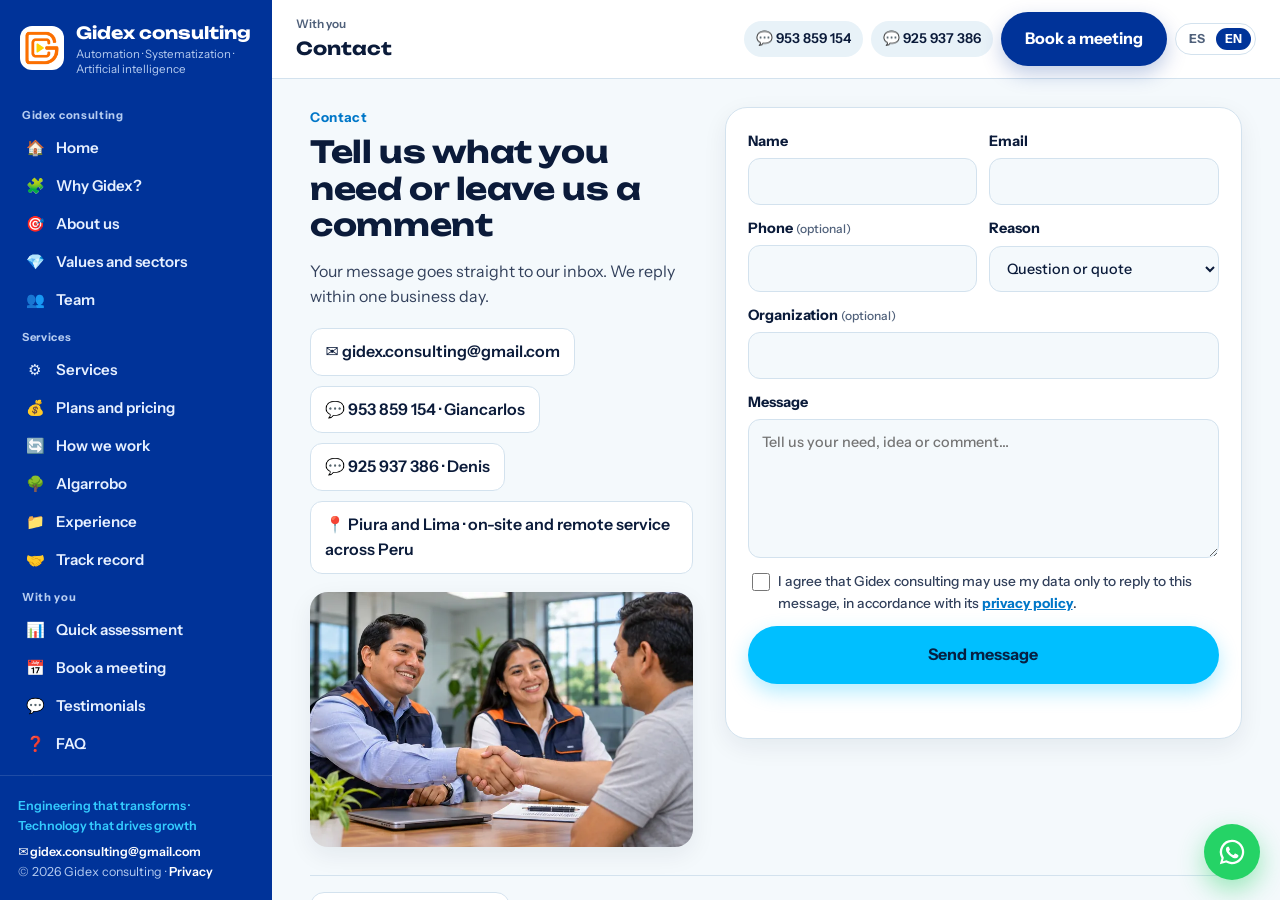
<file: contacto.html>
<!doctype html><html lang="es-PE"><head><meta charset="utf-8"><title>Gidex consulting</title><meta http-equiv="refresh" content="0; url=index.html#contacto"><link rel="canonical" href="https://gidexconsulting-ctrl.github.io/gidex-consulting/#contacto"><script>location.replace("index.html"+(location.search||"")+"#contacto")</script></head><body><a href="index.html#contacto">Ir a Gidex consulting</a></body></html>
</file>
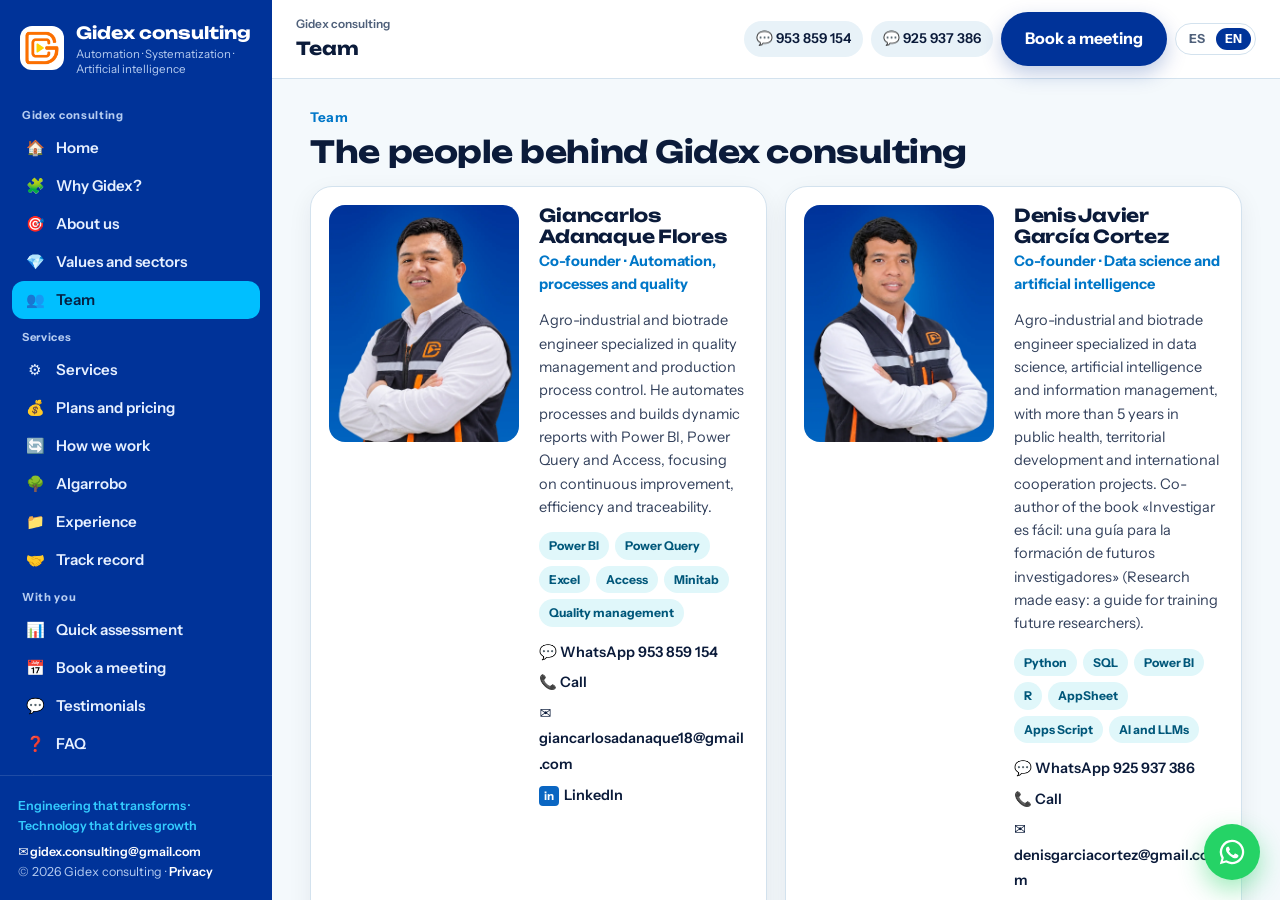
<file: equipo.html>
<!doctype html><html lang="es-PE"><head><meta charset="utf-8"><title>Gidex consulting</title><meta http-equiv="refresh" content="0; url=index.html#equipo"><link rel="canonical" href="https://gidexconsulting-ctrl.github.io/gidex-consulting/#equipo"><script>location.replace("index.html"+(location.search||"")+"#equipo")</script></head><body><a href="index.html#equipo">Ir a Gidex consulting</a></body></html>
</file>
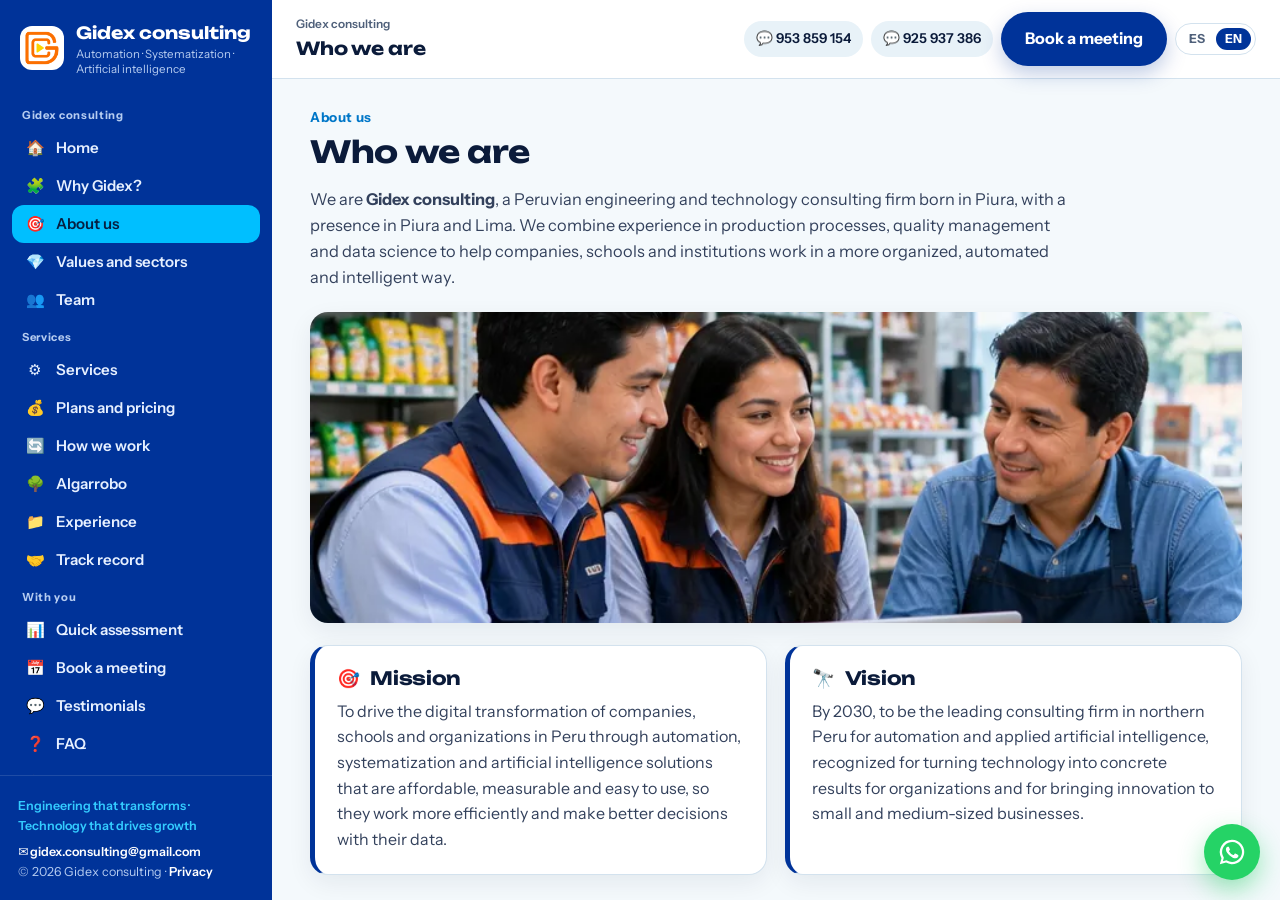
<file: nosotros.html>
<!doctype html><html lang="es-PE"><head><meta charset="utf-8"><title>Gidex consulting</title><meta http-equiv="refresh" content="0; url=index.html#nosotros"><link rel="canonical" href="https://gidexconsulting-ctrl.github.io/gidex-consulting/#nosotros"><script>location.replace("index.html"+(location.search||"")+"#nosotros")</script></head><body><a href="index.html#nosotros">Ir a Gidex consulting</a></body></html>
</file>
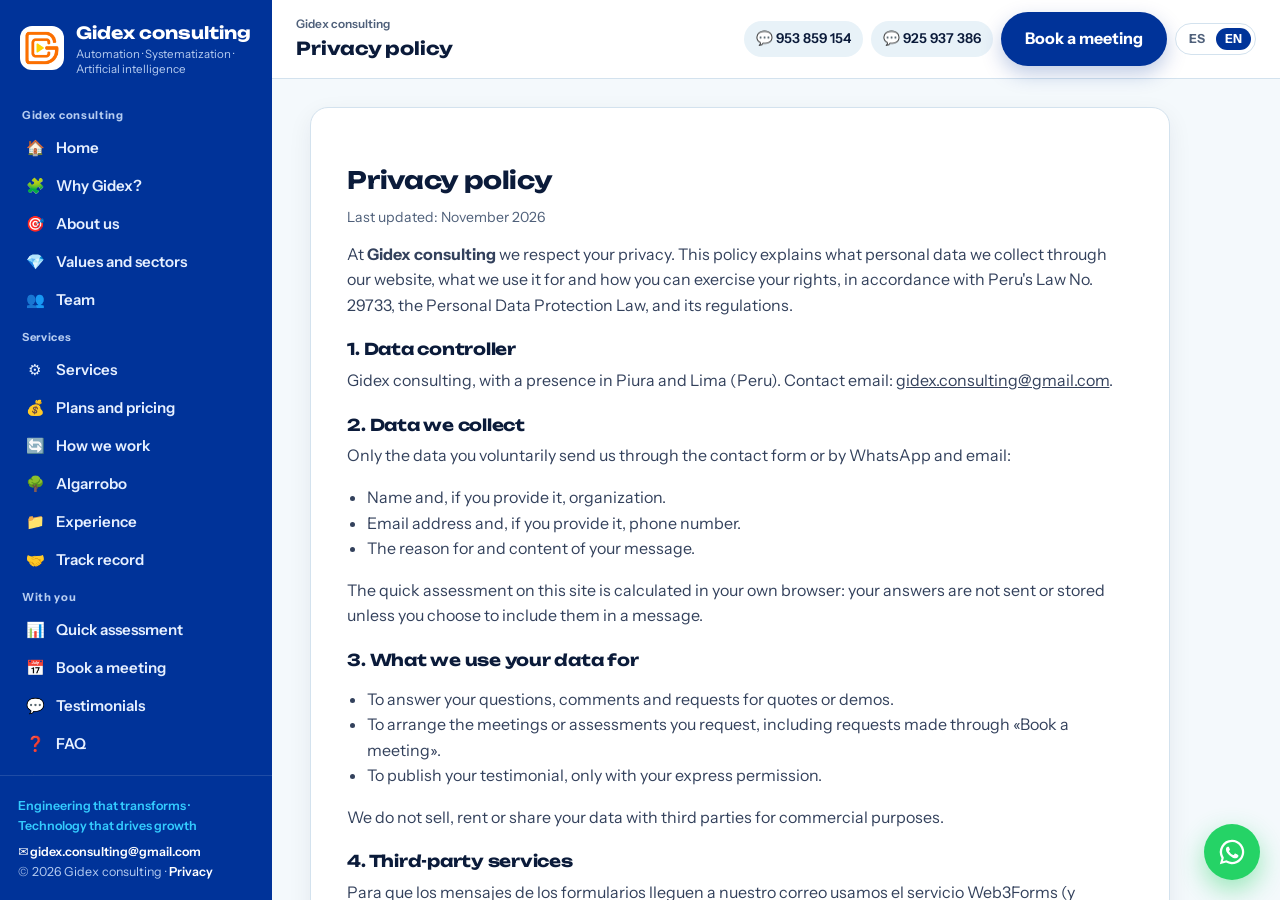
<file: privacidad.html>
<!doctype html><html lang="es-PE"><head><meta charset="utf-8"><title>Gidex consulting</title><meta http-equiv="refresh" content="0; url=index.html#privacidad"><link rel="canonical" href="https://gidexconsulting-ctrl.github.io/gidex-consulting/#privacidad"><script>location.replace("index.html"+(location.search||"")+"#privacidad")</script></head><body><a href="index.html#privacidad">Ir a Gidex consulting</a></body></html>
</file>
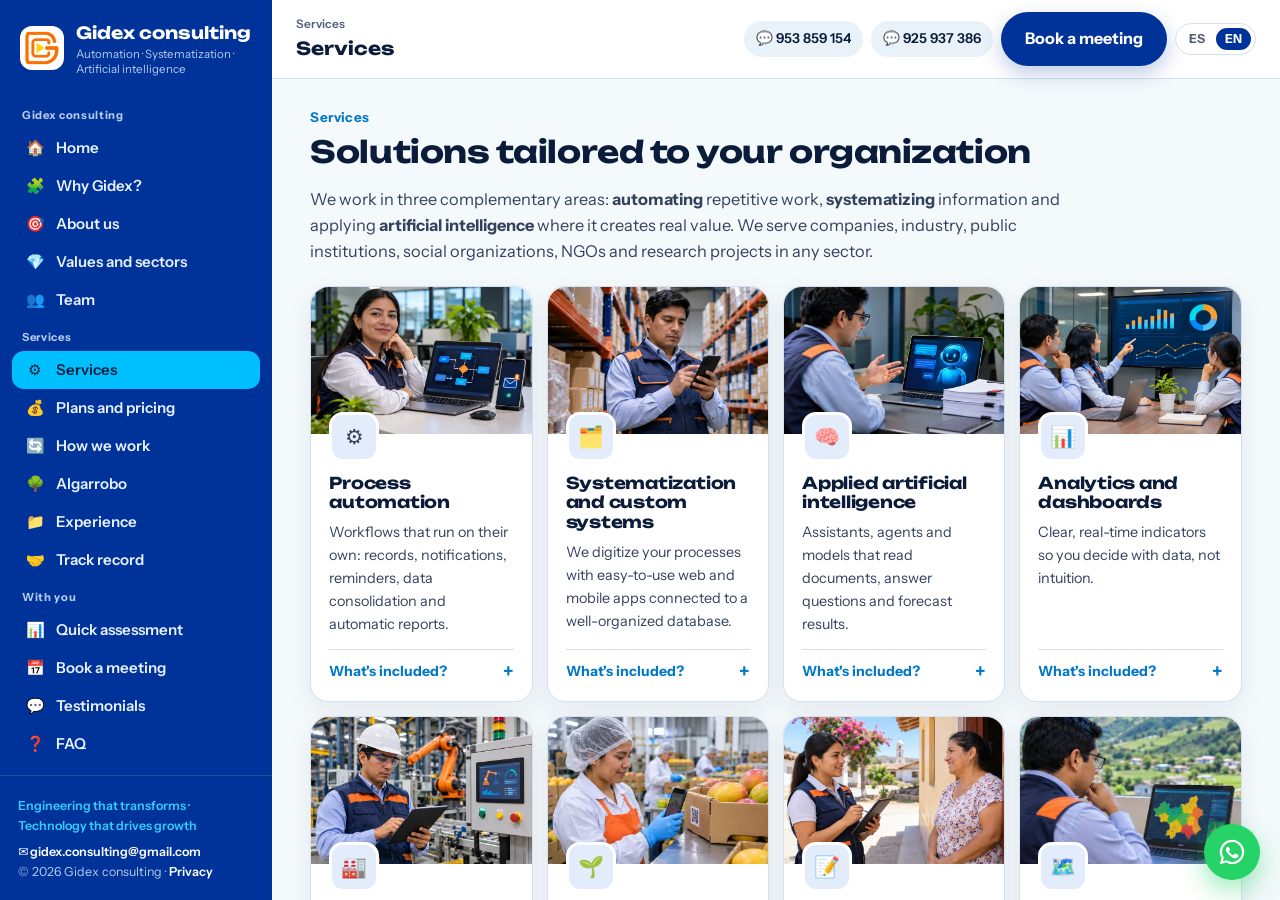
<file: servicios.html>
<!doctype html><html lang="es-PE"><head><meta charset="utf-8"><title>Gidex consulting</title><meta http-equiv="refresh" content="0; url=index.html#servicios"><link rel="canonical" href="https://gidexconsulting-ctrl.github.io/gidex-consulting/#servicios"><script>location.replace("index.html"+(location.search||"")+"#servicios")</script></head><body><a href="index.html#servicios">Ir a Gidex consulting</a></body></html>
</file>
<file: styles.css>
/* Gidex consulting · estilos con la paleta clara de Algarrobo y navegación por ventanas */
:root{
  --azul:#003399; --azul-hi:#1446B0; --celeste:#00BFFF; --celeste-2:#33CCFF; --acento:#0077C8;
  --tinta:#0B1B3A; --texto:#33415C; --suave:#4F607A; --linea:#D3E2EE;
  --fondo:#F4F9FC; --superficie:#FFFFFF; --hundido:#E8F2F8; --azul-suave:#E3ECFB; --celeste-suave:#E0F7FA;
  --lado:#003399; --lado-mut:#B5CCF0;
  --radio:18px; --sombra:0 8px 24px rgba(11,27,58,.07);
  --f-tit:"Unbounded","Instrument Sans",system-ui,sans-serif; --f-txt:"Instrument Sans",system-ui,"Segoe UI",Arial,sans-serif;
}
*,*::before,*::after{box-sizing:border-box}
[hidden]{display:none!important}
html,body{height:100%}
body{margin:0;font-family:var(--f-txt);color:var(--texto);background:var(--fondo);line-height:1.6;font-size:16px;-webkit-font-smoothing:antialiased}
img{max-width:100%;height:auto;display:block}
a{color:inherit}
h1,h2,h3{font-family:var(--f-tit);color:var(--tinta);line-height:1.2;margin:0 0 .5em;letter-spacing:-.015em}
h2{font-size:clamp(1.4rem,2.4vw,1.9rem)}
h3{font-size:1.02rem}
p{margin:0 0 .9em}
.saltar{position:absolute;left:-999px;top:8px;background:var(--celeste);color:var(--tinta);padding:8px 14px;border-radius:8px;z-index:200;font-weight:700}
.saltar:focus{left:8px}
:focus-visible{outline:3px solid var(--celeste);outline-offset:3px;border-radius:6px}

/* ===== Estructura tipo aplicación (como Algarrobo): menú lateral + ventana ===== */
.app{display:grid;grid-template-columns:272px 1fr;height:100vh;height:100dvh}
.lateral{background:var(--lado);color:#F2FBFF;display:flex;flex-direction:column;min-height:0}
.lat-marca{display:flex;align-items:center;gap:12px;padding:20px 20px 16px;text-decoration:none}
.lat-marca img{width:44px;height:44px;background:#fff;border-radius:12px;padding:4px}
.lat-marca b{display:block;font-family:var(--f-tit);font-size:1.05rem;color:#fff}
.lat-marca small{display:block;font-size:.72rem;color:var(--lado-mut);line-height:1.3}
.lat-nav{flex:1;overflow-y:auto;padding:4px 12px 12px}
.lat-grupo{font-size:.7rem;font-weight:700;letter-spacing:.06em;color:var(--lado-mut);margin:10px 10px 4px}
.lat-nav a{display:flex;align-items:center;gap:10px;padding:7px 12px;border-radius:12px;text-decoration:none;color:#E6F0FF;font-weight:600;font-size:.94rem;transition:background .15s}
.lat-nav a span{width:22px;text-align:center}
.lat-nav a:hover{background:rgba(255,255,255,.1)}
.lat-nav a[aria-current="page"]{background:var(--celeste);color:#062042}
.lat-pie{padding:14px 18px 18px;border-top:1px solid rgba(255,255,255,.12);font-size:.78rem;color:var(--lado-mut)}
.lat-pie a{color:#fff;text-decoration:none;font-weight:600}
.lat-pie a:hover{color:var(--celeste-2)}
.lat-pie .lema{color:var(--celeste-2);font-weight:600;margin:6px 0}

.trabajo{display:flex;flex-direction:column;min-width:0;min-height:0}
.superior{display:flex;align-items:center;gap:14px;padding:12px 24px;background:var(--superficie);border-bottom:1px solid var(--linea)}
.sup-tit small{display:block;font-size:.74rem;color:var(--suave);font-weight:600}
.sup-tit b{display:block;font-family:var(--f-tit);font-size:1.12rem;color:var(--tinta)}
.sup-der{margin-left:auto;display:flex;align-items:center;gap:8px;flex-wrap:wrap;justify-content:flex-end}
.chip-c{display:inline-flex;align-items:center;gap:6px;padding:7px 12px;border-radius:999px;background:var(--hundido);text-decoration:none;font-weight:600;font-size:.85rem;color:var(--tinta)}
.chip-c:hover{background:var(--azul-suave)}
.hamb{display:none;background:var(--hundido);border:0;width:42px;height:42px;border-radius:12px;cursor:pointer;flex-direction:column;justify-content:center;gap:4px;align-items:center;flex:none}
.hamb span{display:block;width:20px;height:2.5px;background:var(--tinta);border-radius:2px}

.ventanas{flex:1;overflow-y:auto;position:relative}
.vista{min-height:100%;padding:28px clamp(16px,3vw,40px) 24px;display:flex;flex-direction:column}
.vista[hidden]{display:none}
.vista.entra{animation:entra .35s ease both}
@keyframes entra{from{opacity:0;transform:translateY(12px)}to{opacity:1;transform:none}}
.vista-in{flex:1;width:min(1180px,100%);margin-inline:auto}
.vista-nav{width:min(1180px,100%);margin:28px auto 0;display:flex;justify-content:space-between;gap:12px;border-top:1px solid var(--linea);padding-top:16px}
.vista-nav a{display:inline-flex;flex-direction:column;text-decoration:none;padding:10px 16px;border-radius:14px;background:var(--superficie);border:1px solid var(--linea);min-width:160px;transition:border-color .15s,transform .15s}
.vista-nav a:hover{border-color:var(--azul);transform:translateY(-2px)}
.vista-nav small{font-size:.74rem;color:var(--suave);font-weight:600}
.vista-nav b{color:var(--azul);font-size:.95rem}
.vista-nav .sig{margin-left:auto;text-align:right}

/* ===== Botones y bloques comunes ===== */
.btn{display:inline-flex;align-items:center;justify-content:center;gap:8px;padding:12px 22px;border-radius:999px;font:inherit;font-weight:700;text-decoration:none;border:2px solid transparent;cursor:pointer;transition:transform .15s,box-shadow .2s,background .2s}
.btn:hover{transform:translateY(-2px)}
.btn-sol{background:var(--celeste);color:#062042;box-shadow:0 8px 20px rgba(0,191,255,.3)}
.btn-azul{background:var(--azul);color:#fff;box-shadow:0 8px 20px rgba(0,51,153,.25)}
.btn-borde{border-color:rgba(255,255,255,.6);color:#fff}
.btn-borde:hover{background:rgba(255,255,255,.12)}
.btn-blanco{background:#fff;color:var(--azul)}
.btn-lg{padding:14px 26px;font-size:1rem}
.antetitulo{font-weight:800;color:var(--acento);font-size:.84rem;letter-spacing:.03em;margin-bottom:6px}
.intro{max-width:760px;font-size:1.02rem;margin-bottom:22px}
.subt{margin:28px 0 12px;font-size:1.08rem}
.rejilla-3{display:grid;grid-template-columns:repeat(3,1fr);gap:16px}
.rejilla-2{display:grid;grid-template-columns:repeat(2,1fr);gap:18px}
.tarjeta{background:var(--superficie);border:1px solid var(--linea);border-radius:var(--radio);padding:20px;box-shadow:var(--sombra);transition:transform .2s,border-color .2s}
.tarjeta:hover{transform:translateY(-3px);border-color:rgba(0,51,153,.35)}
.tarjeta p{margin:0;font-size:.93rem}
.tarjeta.destacada{background:linear-gradient(140deg,var(--azul),var(--acento));border-color:transparent;color:#EAF4FF}
.tarjeta.destacada h3{color:#fff}
.ico{display:inline-grid;place-items:center;width:44px;height:44px;border-radius:14px;background:var(--azul-suave);font-size:1.3rem;margin-bottom:12px}
.destacada .ico{background:rgba(255,255,255,.2)}

/* Inicio */
.portada{display:grid;grid-template-columns:1fr 1.1fr;gap:32px;align-items:center;background:linear-gradient(135deg,var(--azul) 0%,var(--azul-hi) 55%,var(--acento) 100%);border-radius:26px;padding:clamp(26px,4vw,48px);color:#EAF4FF;position:relative;overflow:hidden}
.portada::after{content:"";position:absolute;width:420px;height:420px;border-radius:50%;background:radial-gradient(circle,rgba(0,191,255,.55),transparent 70%);right:-120px;top:-140px;pointer-events:none}
.portada > *{position:relative;z-index:1}
.pildora{display:inline-flex;flex-wrap:wrap;gap:8px;align-items:center;padding:7px 14px;border-radius:999px;background:rgba(255,255,255,.14);font-size:.82rem;font-weight:700;color:#fff}
.pildora i{font-style:normal;opacity:.5}
.portada h1{color:#fff;font-size:clamp(1.7rem,3.2vw,2.55rem);margin:14px 0 12px}
.portada h1 em{font-style:normal;color:#8EE3FF}
.portada .lead{font-size:1.04rem;max-width:560px;color:#DCEBFF}
.acciones{display:flex;flex-wrap:wrap;gap:12px;margin:22px 0 0}
.confianza{list-style:none;padding:0;margin:22px 0 0;display:flex;flex-wrap:wrap;gap:22px}
.confianza li{border-left:3px solid var(--celeste);padding-left:10px}
.confianza b{display:block;font-family:var(--f-tit);color:#fff;font-size:1.05rem}
.confianza span{font-size:.8rem;color:#CFE2FF}
.tablero{background:#fff;color:var(--texto);border-radius:20px;padding:18px;box-shadow:0 24px 50px rgba(0,20,70,.35)}
.tab-cab{display:flex;align-items:center;gap:6px;margin-bottom:12px}
.tab-cab span{width:10px;height:10px;border-radius:50%}
.tab-cab span:nth-child(1){background:#FF5F57}.tab-cab span:nth-child(2){background:#FEBC2E}.tab-cab span:nth-child(3){background:#28C840}
.tab-cab b{margin-left:6px;font-size:.82rem;color:var(--tinta)}
.tab-kpis{display:grid;grid-template-columns:1fr 1fr;gap:10px}
.tab-kpis div{background:var(--hundido);border-radius:14px;padding:10px 12px}
.tab-kpis small{display:block;font-size:.72rem;color:var(--suave)}
.tab-kpis strong{font-family:var(--f-tit);font-size:1.6rem;color:var(--azul)}
.tab-graf{width:100%;height:auto;margin:10px 0 6px}
.tab-graf .linea{stroke-dasharray:420;stroke-dashoffset:420;animation:trazo 2s .3s ease forwards}
@keyframes trazo{to{stroke-dashoffset:0}}
.tab-flujo{display:flex;flex-wrap:wrap;align-items:center;gap:6px;font-size:.76rem}
.tab-flujo span{background:var(--celeste-suave);color:#00577A;padding:4px 10px;border-radius:999px;font-weight:700}
.tab-flujo i{font-style:normal;color:var(--suave)}
.lineas{margin-top:18px}
.linea-tar{display:flex;flex-direction:column;text-decoration:none;background:var(--superficie);border:1px solid var(--linea);border-radius:var(--radio);padding:20px;box-shadow:var(--sombra);transition:transform .2s,border-color .2s}
.linea-tar:hover{transform:translateY(-3px);border-color:var(--azul)}
.linea-tar p{flex:1;font-size:.93rem}
.linea-tar b{color:var(--acento)}

/* Servicios */
.servicios{display:grid;grid-template-columns:repeat(4,1fr);gap:14px}
.serv{background:var(--superficie);border:1px solid var(--linea);border-radius:var(--radio);padding:18px;box-shadow:var(--sombra);display:flex;flex-direction:column;transition:border-color .2s}
.serv:hover{border-color:rgba(0,51,153,.35)}
.serv-ico{width:44px;height:44px;border-radius:14px;display:grid;place-items:center;font-size:1.3rem;background:var(--azul-suave);margin-bottom:12px}
.serv p{font-size:.9rem}
.serv ul{margin:0;padding:0;list-style:none;display:grid;gap:5px}
.serv li{font-size:.86rem;padding-left:18px;position:relative}
.serv li::before{content:"";position:absolute;left:0;top:.55em;width:8px;height:8px;border-radius:3px;background:var(--celeste)}
.serv details{margin-top:auto;border-top:1px solid var(--linea);padding-top:10px}
.serv summary{cursor:pointer;font-weight:700;color:var(--acento);font-size:.88rem;list-style:none;display:flex;justify-content:space-between;align-items:center}
.serv summary::-webkit-details-marker{display:none}
.serv summary::after{content:"+";font-size:1.2rem;line-height:1;transition:transform .2s}
.serv details[open] summary::after{transform:rotate(45deg)}
.serv details ul{margin-top:8px}

/* Algarrobo */
.prod-in{display:grid;grid-template-columns:1fr 1fr;gap:32px;align-items:center}
.checks{list-style:none;padding:0;margin:0 0 20px;display:grid;grid-template-columns:1fr 1fr;gap:8px 16px}
.checks li{padding-left:26px;position:relative;font-weight:600;color:var(--tinta);font-size:.93rem}
.checks li::before{content:"✓";position:absolute;left:0;top:.2em;color:#fff;background:var(--azul);width:18px;height:18px;border-radius:50%;display:grid;place-items:center;font-size:.7rem}
.mock{display:grid;grid-template-columns:140px 1fr;background:#fff;border-radius:20px;box-shadow:0 24px 50px rgba(11,27,58,.14);overflow:hidden;min-height:260px;border:1px solid var(--linea)}
.mock-l{background:var(--azul);color:#DCEBFF;padding:16px 12px;display:flex;flex-direction:column;gap:8px;font-size:.84rem}
.mock-l b{color:#fff;font-family:var(--f-tit);margin-bottom:6px}
.mock-l span{padding:6px 10px;border-radius:8px}
.mock-l span:first-of-type{background:var(--celeste);color:#062042;font-weight:700}
.mock-r{padding:16px;display:grid;grid-template-columns:1fr 1fr;gap:10px;align-content:start}
.mk-kpi{background:var(--hundido);border-radius:14px;padding:12px}
.mk-kpi i{display:block;font-style:normal;font-family:var(--f-tit);font-size:1.5rem;color:var(--azul)}
.mk-kpi small{color:var(--suave)}
.mk-bar{grid-column:1/-1;display:flex;align-items:flex-end;gap:10px;height:100px;background:var(--hundido);border-radius:14px;padding:12px}
.mk-bar span{flex:1;height:var(--h);background:linear-gradient(180deg,var(--celeste-2),var(--acento));border-radius:6px 6px 2px 2px}

/* Cómo trabajamos */
.pasos{list-style:none;padding:0;margin:18px 0 0;display:grid;grid-template-columns:repeat(5,1fr);gap:14px}
.pasos li{position:relative;background:var(--superficie);border:1px solid var(--linea);border-radius:var(--radio);padding:20px 16px;box-shadow:var(--sombra)}
.pasos li span{display:grid;place-items:center;width:40px;height:40px;border-radius:50%;background:var(--azul);color:#fff;font-family:var(--f-tit);font-weight:800;margin-bottom:12px}
.pasos li:not(:last-child)::after{content:"";position:absolute;top:40px;right:-15px;width:16px;height:2px;background:var(--celeste)}
.pasos p{font-size:.9rem;margin:0}

/* Diagnóstico */
.diag-in{display:grid;grid-template-columns:.8fr 1.2fr;gap:32px;align-items:start}
.diag{background:var(--superficie);border:1px solid var(--linea);border-radius:var(--radio);padding:20px;box-shadow:var(--sombra);display:grid;gap:8px}
.diag fieldset{border:1px solid var(--linea);border-radius:14px;padding:10px 14px;margin:0;display:flex;flex-wrap:wrap;align-items:center;gap:6px 16px}
.diag legend{float:left;width:100%;font-weight:600;color:var(--tinta);font-size:.92rem;margin-bottom:2px}
.diag label{display:inline-flex;align-items:center;gap:6px;cursor:pointer;font-weight:600}
.diag input{accent-color:var(--azul);width:18px;height:18px}
.diag .btn{justify-self:start;margin-top:6px}
.diag-res{border-radius:14px;padding:16px;background:linear-gradient(135deg,var(--azul),var(--acento));color:#EAF4FF}
.diag-res h3{color:#fff;margin-bottom:6px}
.diag-res .barra{height:10px;border-radius:99px;background:rgba(255,255,255,.2);overflow:hidden;margin:8px 0 12px}
.diag-res .barra i{display:block;height:100%;background:var(--celeste);border-radius:99px;transition:width .8s ease}
.diag-res .btn-sol{box-shadow:none}

/* Experiencia */
.caso{background:var(--superficie);border:1px solid var(--linea);border-radius:var(--radio);padding:18px;box-shadow:var(--sombra);display:flex;flex-direction:column}
.caso p{font-size:.9rem;flex:1}
.caso small{font-weight:700;color:var(--acento)}
.etq{align-self:flex-start;font-size:.74rem;font-weight:700;background:var(--celeste-suave);color:#00577A;padding:4px 10px;border-radius:999px;margin-bottom:10px}
.orgs{margin-top:22px;background:var(--superficie);border:1px solid var(--linea);border-radius:var(--radio);padding:18px 20px}
.orgs h3{margin-bottom:12px}
.orgs ul{list-style:none;padding:0;margin:0;display:grid;grid-template-columns:repeat(4,1fr);gap:8px}
.orgs li{background:var(--hundido);border-radius:12px;padding:9px 12px;font-weight:700;color:var(--tinta);font-size:.88rem;display:flex;flex-direction:column}
.orgs small{font-weight:500;color:var(--suave);font-size:.76rem}
.orgs .nota{margin:10px 0 0;font-size:.78rem;color:var(--suave)}
.tecnologias{display:flex;flex-wrap:wrap;gap:8px}
.tecnologias span{border:1px solid var(--linea);border-radius:999px;padding:7px 14px;font-weight:600;font-size:.87rem;color:var(--tinta);background:var(--superficie)}

/* Nosotros */
.mv-tar{background:var(--superficie);border:1px solid var(--linea);border-left:5px solid var(--azul);border-radius:var(--radio);padding:22px;box-shadow:var(--sombra)}
.mv-tar h3{font-size:1.15rem;display:flex;align-items:center;gap:10px}
.mv-tar p{margin:0}
.valores{display:grid;grid-template-columns:repeat(3,1fr);gap:12px}
.valores div{background:var(--superficie);border:1px solid var(--linea);border-radius:14px;padding:14px 16px}
.valores b{display:block;color:var(--azul);font-family:var(--f-tit);font-size:.92rem;margin-bottom:4px}
.valores span{font-size:.88rem}
.sectores{display:flex;flex-wrap:wrap;gap:8px}
.sectores span{background:var(--azul-suave);color:var(--azul);border-radius:999px;padding:8px 14px;font-weight:700;font-size:.9rem}

/* Equipo */
.miembro{display:grid;grid-template-columns:190px 1fr;gap:20px;background:var(--superficie);border:1px solid var(--linea);border-radius:22px;padding:18px;box-shadow:var(--sombra);align-items:start}
.miembro img{width:100%;aspect-ratio:4/5;object-fit:cover;object-position:center top;border-radius:16px;background:linear-gradient(180deg,#D6E6FB 0%,#EAF4FB 100%)}
.miembro h3{font-size:1.12rem;margin-bottom:2px}
.rol{color:var(--acento);font-weight:700;font-size:.9rem}
.m-txt p{font-size:.91rem}
.tags{display:flex;flex-wrap:wrap;gap:6px;margin-bottom:12px}
.tags span{font-size:.76rem;font-weight:700;background:var(--celeste-suave);color:#00577A;border-radius:999px;padding:4px 10px}
.contacto-m{list-style:none;padding:0;margin:0;display:grid;gap:5px}
.contacto-m a{text-decoration:none;font-weight:600;font-size:.9rem;color:var(--tinta);word-break:break-word}
.contacto-m a:hover{color:var(--acento)}
.li{display:inline-grid;place-items:center;width:20px;height:20px;border-radius:4px;background:#0A66C2;color:#fff;font-size:.72rem;font-weight:800;margin-right:2px}

/* Testimonios */
.test-caja{background:linear-gradient(135deg,var(--azul),var(--acento));border-radius:24px;padding:clamp(24px,4vw,44px);color:#EAF4FF;display:grid;grid-template-columns:auto 1fr;gap:28px;align-items:center}
.test-caja h2,.test-caja .antetitulo{color:#fff}
.test-cita{font-family:Georgia,serif;font-size:9rem;line-height:.8;color:rgba(255,255,255,.35)}

/* Preguntas */
.faq{display:grid;gap:10px;max-width:860px}
.faq details{background:var(--superficie);border:1px solid var(--linea);border-radius:14px;padding:2px 18px;box-shadow:var(--sombra)}
.faq summary{cursor:pointer;font-weight:700;color:var(--tinta);padding:13px 0;list-style:none;display:flex;justify-content:space-between;gap:12px}
.faq summary::-webkit-details-marker{display:none}
.faq summary::after{content:"+";font-size:1.4rem;line-height:1;color:var(--acento);transition:transform .2s}
.faq details[open] summary::after{transform:rotate(45deg)}
.faq p{margin:0 0 14px}

/* Contacto */
.contacto-in{display:grid;grid-template-columns:.85fr 1.15fr;gap:32px;align-items:start}
.canales{list-style:none;padding:0;margin:18px 0 0;display:grid;gap:10px}
.canales a,.canales span{display:inline-flex;gap:8px;text-decoration:none;font-weight:600;color:var(--tinta);background:var(--superficie);border:1px solid var(--linea);border-radius:12px;padding:10px 14px}
.canales a:hover{border-color:var(--azul)}
.form{background:var(--superficie);border:1px solid var(--linea);border-radius:22px;padding:22px;display:grid;gap:12px;box-shadow:var(--sombra)}
.form label{display:grid;gap:5px;font-weight:700;color:var(--tinta);font-size:.9rem}
.form small{font-weight:500;color:var(--suave)}
.form input:not([type=checkbox]),.form select,.form textarea{font:inherit;font-weight:500;border:1.5px solid var(--linea);border-radius:12px;padding:11px 13px;color:var(--tinta);background:var(--fondo);width:100%}
.form input:focus,.form select:focus,.form textarea:focus{outline:none;border-color:var(--acento);box-shadow:0 0 0 4px rgba(0,191,255,.18);background:#fff}
.form textarea{resize:vertical}
.fila{display:grid;grid-template-columns:1fr 1fr;gap:12px}
.acepto{display:flex!important;align-items:flex-start;gap:10px;font-weight:500!important;color:var(--texto)!important;font-size:.86rem!important}
.acepto input{margin-top:3px;accent-color:var(--azul);width:18px;height:18px;flex:none}
.acepto a{color:var(--acento);font-weight:700}
.trampa{position:absolute;left:-9999px;width:1px;height:1px;opacity:0}
.estado{margin:0;font-weight:700;font-size:.92rem;min-height:1.4em}
.estado.ok{color:#1F7A4D}.estado.error{color:#C0262D}
.form .invalido{border-color:#C0262D!important}

/* Privacidad */
.doc{max-width:860px;background:var(--superficie);border:1px solid var(--linea);border-radius:var(--radio);padding:clamp(20px,3vw,36px);box-shadow:var(--sombra)}
.doc h2{font-size:1.02rem;margin-top:22px}
.doc ul{padding-left:20px}
.doc .act{color:var(--suave);font-size:.88rem}

.wa-flot{position:fixed;right:20px;bottom:20px;z-index:60;width:56px;height:56px;border-radius:50%;background:#25D366;display:grid;place-items:center;box-shadow:0 10px 26px rgba(37,211,102,.45);transition:transform .2s}
.wa-flot:hover{transform:scale(1.08)}
.velo{display:none}

/* ===== Pantallas medianas y celulares ===== */
@media (max-width:1100px){
  .servicios,.orgs ul{grid-template-columns:repeat(2,1fr)}
  .pasos{grid-template-columns:repeat(3,1fr)}
  .pasos li:not(:last-child)::after{display:none}
  .miembro{grid-template-columns:150px 1fr}
}
@media (max-width:900px){
  .app{grid-template-columns:1fr}
  .lateral{position:fixed;inset:0 auto 0 0;width:280px;z-index:80;transform:translateX(-105%);transition:transform .25s;box-shadow:0 0 40px rgba(0,0,0,.3)}
  .lateral.abierto{transform:none}
  .velo{position:fixed;inset:0;background:rgba(11,27,58,.45);z-index:70}
  .lateral.abierto + .velo{display:block}
  .hamb{display:flex}
  .superior{padding:10px 14px}
  .portada,.prod-in,.diag-in,.contacto-in{grid-template-columns:1fr}
  .rejilla-3,.valores{grid-template-columns:repeat(2,1fr)}
}
@media (max-width:640px){
  .rejilla-3,.rejilla-2,.valores,.fila,.checks,.servicios,.orgs ul,.pasos{grid-template-columns:1fr}
  .miembro{grid-template-columns:1fr}
  .miembro img{max-width:240px}
  .test-caja{grid-template-columns:1fr}
  .test-cita{display:none}
  .sup-der .chip-c{display:none}
  .sup-der .btn{padding:9px 14px;font-size:.85rem}
  .vista-nav a{min-width:0;flex:1}
  .mock{grid-template-columns:105px 1fr}
}
@media (prefers-reduced-motion:reduce){
  *,*::before,*::after{animation:none!important;transition:none!important}
  .tab-graf .linea{stroke-dashoffset:0}
}

/* ===== Botón de idioma ===== */
.idioma{display:inline-flex;align-items:center;gap:2px;padding:4px;border-radius:999px;border:1.5px solid var(--linea);background:var(--superficie);font:inherit;font-weight:800;font-size:.78rem;cursor:pointer;color:var(--suave)}
.idioma span{padding:5px 9px;border-radius:999px;line-height:1}
html[lang^="es"] .idioma .id-es,html[lang^="en"] .idioma .id-en{background:var(--azul);color:#fff}
.idioma:hover{border-color:var(--azul)}

/* ===== Carrusel de Inicio ===== */
.carrusel{position:relative;border-radius:20px;overflow:hidden;background:#0B1E3F;box-shadow:0 24px 50px rgba(0,20,70,.35);touch-action:pan-y}
.car-pista{display:flex;transition:transform .55s cubic-bezier(.4,0,.2,1)}
.car-item{flex:0 0 100%;margin:0;position:relative;min-width:0}
.car-item img{display:block;width:100%;height:auto;aspect-ratio:4/3;object-fit:cover;object-position:center;user-select:none;-webkit-user-drag:none}
.car-item figcaption{position:absolute;left:0;right:0;bottom:0;padding:26px 16px 16px;background:linear-gradient(transparent,rgba(0,20,60,.8) 55%);color:#fff;display:flex;flex-direction:column;line-height:1.3}
.car-item figcaption b{font-family:var(--f-tit);font-size:.95rem}
.car-item figcaption span{font-size:.76rem;color:#D6E8FF}
.car-pie{position:absolute;right:14px;top:14px;padding:6px 8px;border-radius:99px;background:rgba(0,20,60,.35);display:flex;justify-content:flex-end;align-items:center;gap:10px}
.car-puntos{display:flex;gap:6px}
.car-puntos button{width:9px;height:9px;padding:0;border-radius:99px;border:0;background:rgba(220,230,245,.7);cursor:pointer;transition:width .25s,background .25s}
.car-puntos button[aria-current="true"]{width:24px;background:var(--celeste)}
@media (prefers-reduced-motion:reduce){.car-pista{transition:transform .55s cubic-bezier(.4,0,.2,1)!important}}
@media (max-width:640px){.car-item figcaption span{display:none}}

/* ===== Planes y precios ===== */
.btn-borde-azul{border-color:var(--azul);color:var(--azul);background:transparent}
.btn-borde-azul:hover{background:var(--azul-suave)}
.planes{display:grid;grid-template-columns:repeat(3,1fr);gap:16px;align-items:stretch}
.plan{position:relative;background:var(--superficie);border:1px solid var(--linea);border-radius:22px;padding:22px;box-shadow:var(--sombra);display:flex;flex-direction:column}
.plan.destacado{border:2px solid var(--azul);box-shadow:0 18px 40px rgba(0,51,153,.16)}
.plan-etq{position:absolute;top:-12px;left:22px;background:var(--azul);color:#fff;font-size:.74rem;font-weight:800;padding:4px 12px;border-radius:999px}
.plan-para{font-size:.9rem;color:var(--suave)}
.precio{font-family:var(--f-tit);font-size:1.7rem;color:var(--azul);font-weight:700;margin:0 0 12px}
.precio small{font-family:var(--f-txt);font-size:.8rem;color:var(--suave);font-weight:600}
.plan ul{list-style:none;padding:0;margin:0 0 18px;display:grid;gap:7px;flex:1}
.plan li{font-size:.9rem;padding-left:24px;position:relative}
.plan li::before{content:"✓";position:absolute;left:0;top:.15em;width:17px;height:17px;border-radius:50%;background:var(--celeste-suave);color:var(--acento);font-size:.68rem;font-weight:800;display:grid;place-items:center}
.plan .btn{align-self:stretch}
.extras{display:grid;grid-template-columns:repeat(3,1fr);gap:12px;margin-top:18px}
.extras div{background:var(--superficie);border:1px solid var(--linea);border-radius:14px;padding:14px 16px;display:flex;flex-direction:column;gap:3px}
.extras b{color:var(--tinta);font-size:.93rem}
.extras span{font-size:.86rem}
.extras a{color:var(--acento);font-weight:700}
.nota-precio{margin:14px 0 0;font-size:.8rem;color:var(--suave)}

/* ===== Recursos y artículos ===== */
.articulo{display:flex;flex-direction:column;text-decoration:none;background:var(--superficie);border:1px solid var(--linea);border-radius:var(--radio);padding:20px;box-shadow:var(--sombra);transition:transform .2s,border-color .2s}
.articulo:hover{transform:translateY(-3px);border-color:var(--azul)}
.articulo p{flex:1;font-size:.92rem}
.articulo small{color:var(--suave);font-size:.78rem;margin-bottom:6px}
.articulo b{color:var(--acento)}
.art{max-width:780px;margin-inline:auto}
.art-tit{font-size:clamp(1.4rem,2.6vw,1.9rem)}
.art h2{font-size:1.08rem;margin-top:24px}
.art-cta{margin-top:26px;padding:18px 20px;border-radius:16px;background:var(--azul-suave);display:flex;flex-wrap:wrap;align-items:center;justify-content:space-between;gap:12px}
.art-cta p{margin:0;max-width:460px}

/* ===== Agenda ===== */
.agenda-ok{border-radius:14px;padding:16px;background:linear-gradient(135deg,var(--azul),var(--acento));color:#EAF4FF}
.agenda-ok h3{color:#fff;margin-bottom:6px}
.agenda-ok p{margin:0 0 12px}
.agenda-ok .acc{display:flex;flex-wrap:wrap;gap:8px}
.agenda-ok .btn{padding:10px 16px;font-size:.9rem}
.btn-wa{background:#25D366;color:#063B1C}

/* ===== WhatsApp flotante ===== */
.wa-burbuja{position:absolute;right:66px;top:50%;transform:translateY(-50%) scale(.9);transform-origin:right center;white-space:nowrap;background:#fff;color:var(--tinta);font-weight:700;font-size:.85rem;padding:8px 14px;border-radius:14px;box-shadow:0 8px 24px rgba(11,27,58,.18);opacity:0;pointer-events:none;transition:opacity .3s,transform .3s}
.wa-flot:hover .wa-burbuja,.wa-flot.avisa .wa-burbuja{opacity:1;transform:translateY(-50%) scale(1)}

@media (max-width:1100px){
  .planes{grid-template-columns:1fr 1fr}
  .extras{grid-template-columns:1fr}
}
@media (max-width:640px){
  .planes{grid-template-columns:1fr}
  .wa-burbuja{display:none}
}
.plan ul{align-content:start}
.vista-nav{padding-right:72px}
@media (max-width:640px){.vista-nav{padding-right:0;padding-bottom:64px}}
.portada > *{min-width:0}
.sup-tit{min-width:0;flex:1}
.sup-tit b{white-space:nowrap;overflow:hidden;text-overflow:ellipsis}
.sup-der{flex-wrap:nowrap;flex:none}
@media (max-width:1180px){.sup-der .chip-c{display:none}}
@media (max-width:640px){.sup-der .btn{display:none}}
.respaldo{display:flex;flex-wrap:wrap;gap:8px;margin-top:10px}
.respaldo .btn{padding:9px 16px;font-size:.88rem}

/* ===== Imágenes de servicios, secciones y artículos ===== */
.serv-img{display:block;width:calc(100% + 36px);max-width:none;margin:-18px -18px 0;aspect-ratio:3/2;object-fit:cover;border-radius:var(--radio) var(--radio) 0 0;background:var(--hundido)}
.serv-img + .serv-ico{margin-top:-22px;position:relative;border:3px solid var(--superficie);box-sizing:content-box}
.sec-img{margin:0 0 22px;border-radius:var(--radio);overflow:hidden;box-shadow:var(--sombra);background:var(--hundido)}
.sec-img{max-width:1000px}
.sec-img img{display:block;width:100%;height:auto;aspect-ratio:3/1;object-fit:cover;object-position:center 35%}
.art-mini{display:block;width:calc(100% + 40px);max-width:none;margin:-20px -20px 14px;aspect-ratio:16/9;object-fit:cover;border-radius:var(--radio) var(--radio) 0 0;background:var(--hundido)}
.art-img{margin:14px 0 18px;border-radius:14px;overflow:hidden;background:var(--hundido)}
.art-img img{display:block;width:100%;height:auto;aspect-ratio:16/9;object-fit:cover}
@media (max-width:640px){.sec-img img{aspect-ratio:3/2}}

/* ===== Imágenes de problemas, sectores, casos y columnas laterales ===== */
.tar-img{display:block;width:calc(100% + 40px);max-width:none;margin:-20px -20px 0;aspect-ratio:16/10;object-fit:cover;border-radius:var(--radio) var(--radio) 0 0;background:var(--hundido)}
.tar-img + .ico{margin-top:-22px;position:relative;border:3px solid var(--superficie)}
.destacada .tar-img + .ico{border-color:transparent;background:var(--azul)}
.caso-img{display:block;width:calc(100% + 36px);max-width:none;margin:-18px -18px 12px;aspect-ratio:16/10;object-fit:cover;border-radius:var(--radio) var(--radio) 0 0;background:var(--hundido)}
.sectores-g{display:grid;grid-template-columns:repeat(6,1fr);gap:12px}
.sector{margin:0;background:var(--superficie);border:1px solid var(--linea);border-radius:var(--radio);overflow:hidden;box-shadow:var(--sombra)}
.sector img{display:block;width:100%;height:auto;aspect-ratio:1;object-fit:cover}
.sector figcaption{padding:10px 12px;font-weight:700;color:var(--azul);font-size:.9rem;line-height:1.25}
.sect-mas{margin:16px 0 8px;font-weight:700;color:var(--suave);font-size:.9rem}
.lado-img{margin:18px 0 0;border-radius:var(--radio);overflow:hidden;box-shadow:var(--sombra);background:var(--hundido)}
.lado-img img{display:block;width:100%;height:auto;aspect-ratio:3/2;object-fit:cover}
@media (max-width:1100px){.sectores-g{grid-template-columns:repeat(3,1fr)}}
@media (max-width:640px){.sectores-g{grid-template-columns:repeat(2,1fr)}}
</file>
